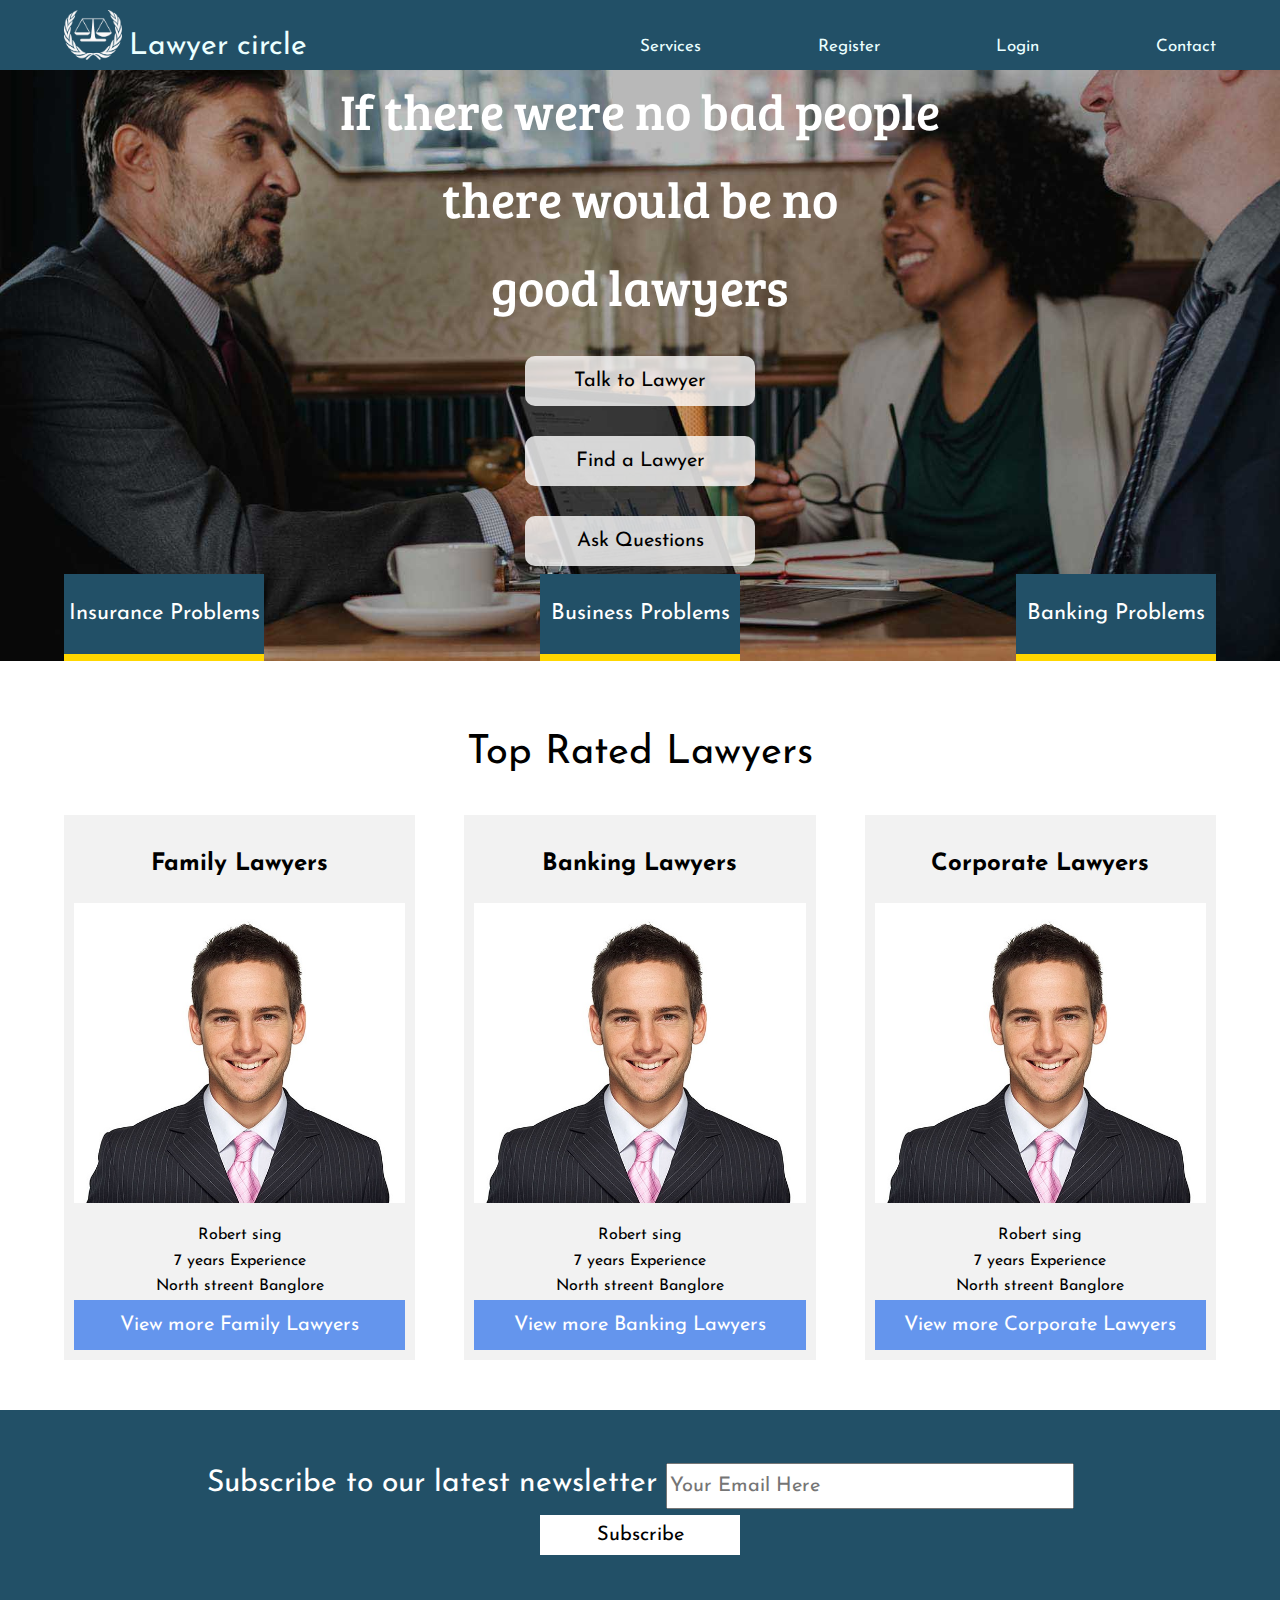
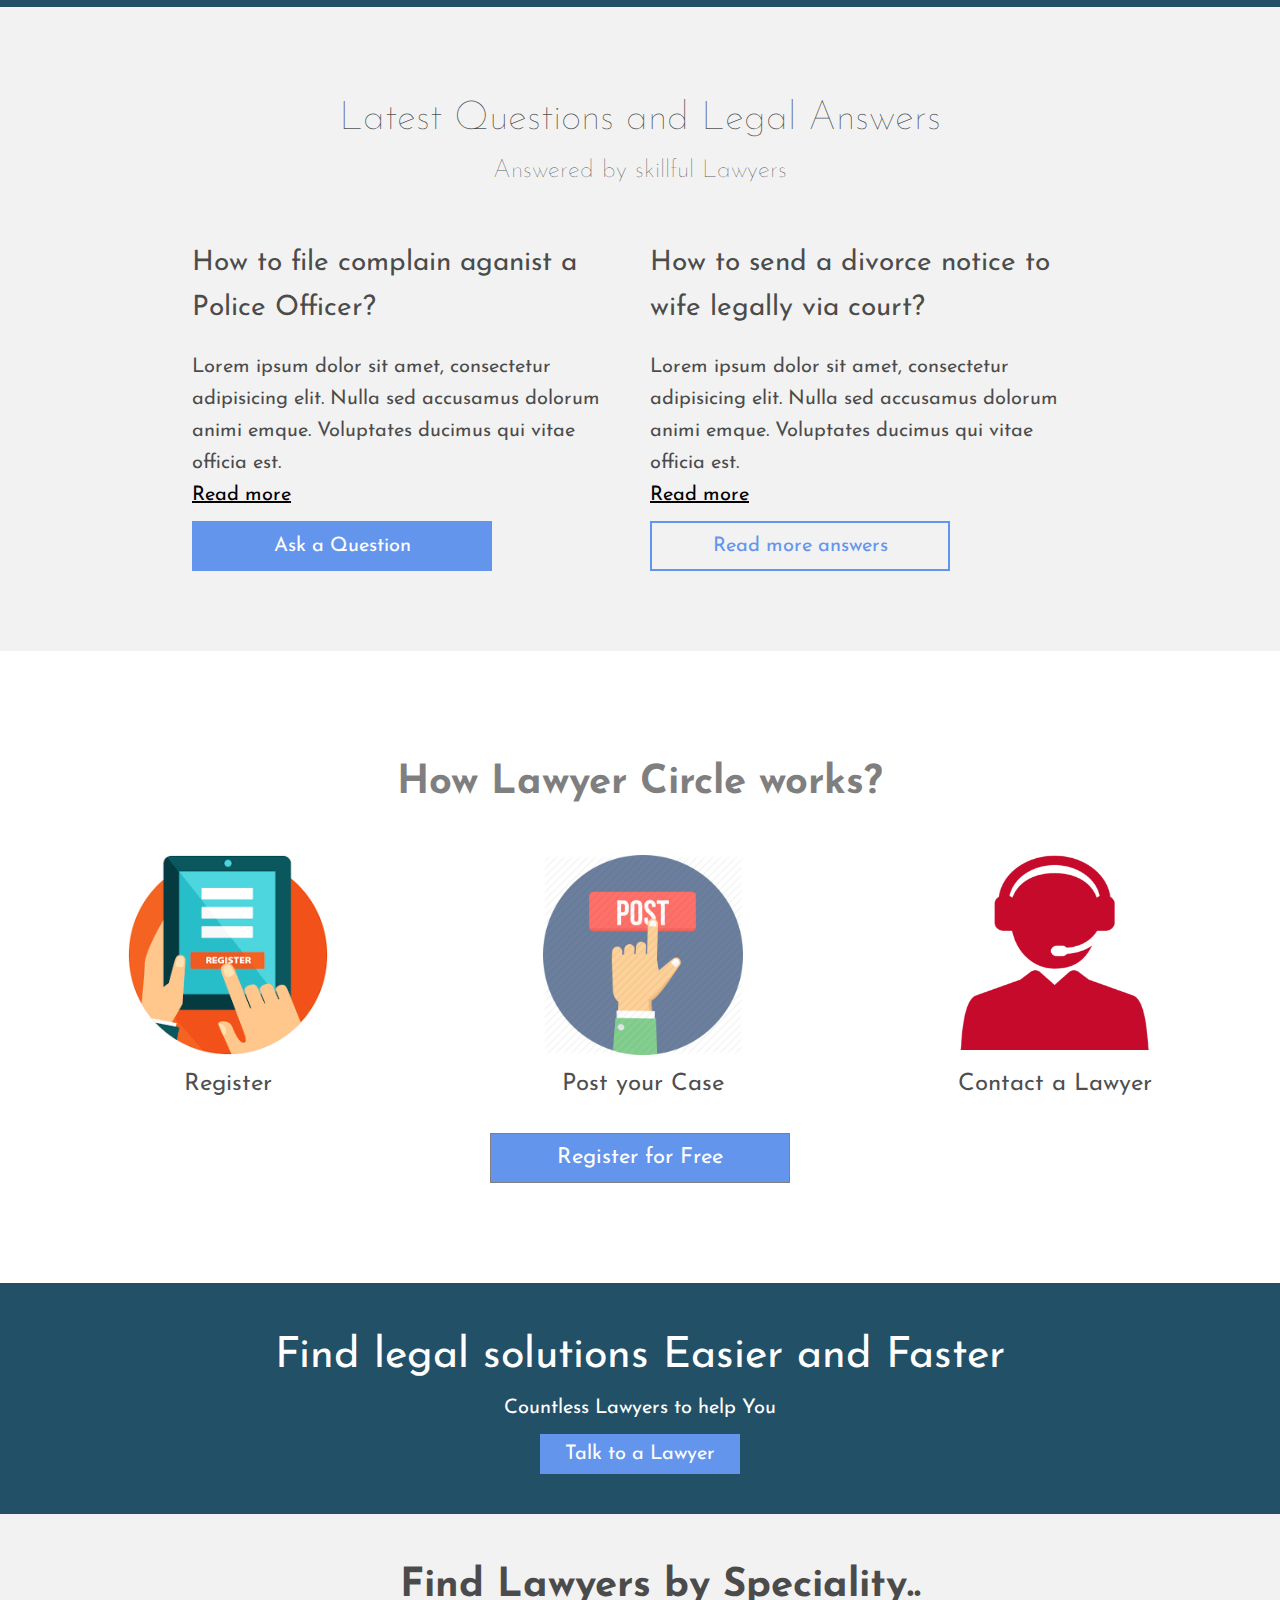
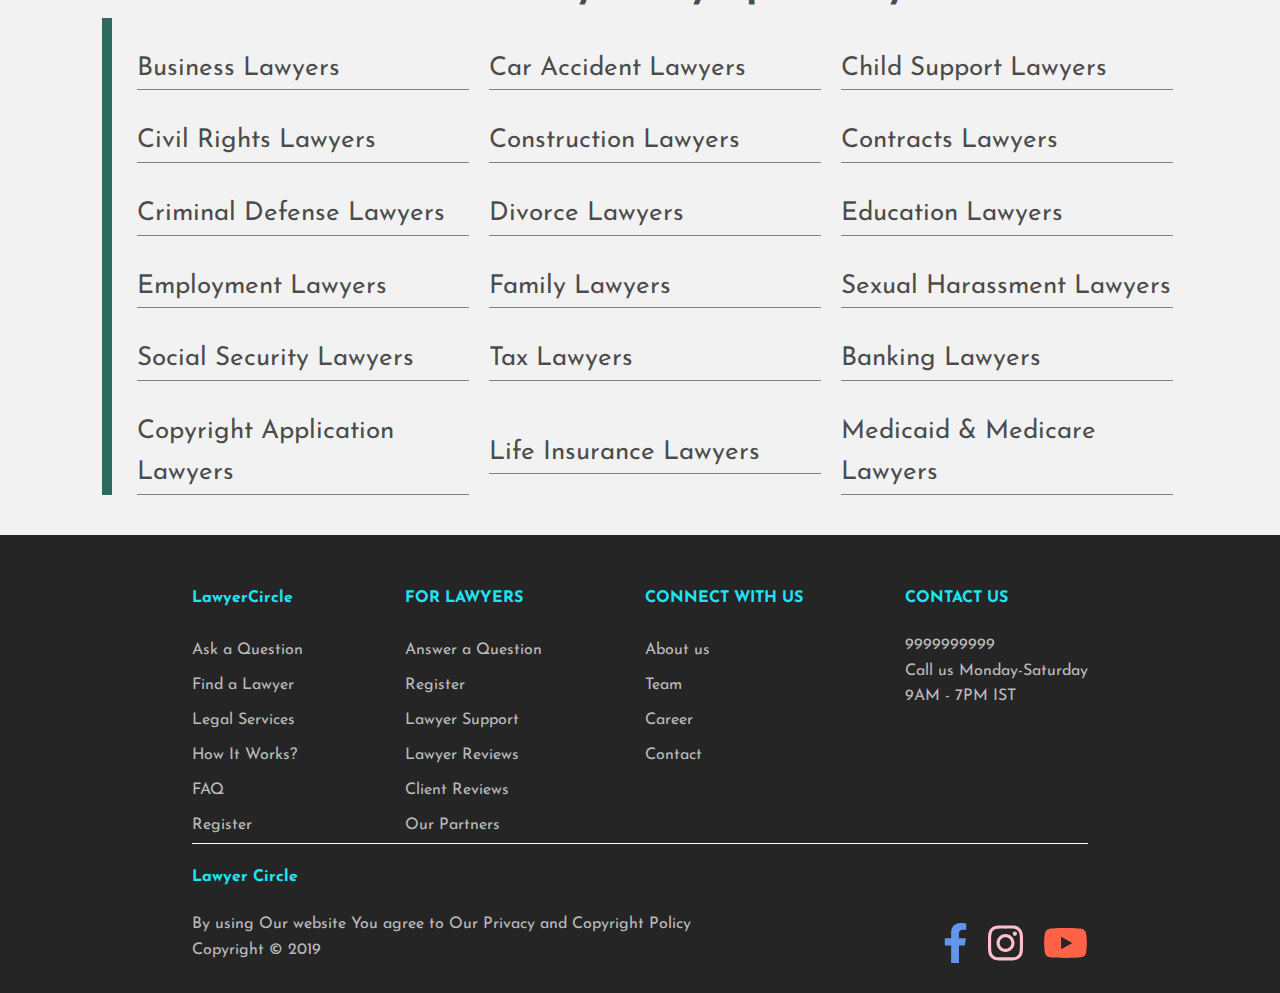
<file: index.html>
<!DOCTYPE html>
<html lang="en">

<head>
    <meta charset="UTF-8">
    <title>Lawer circle</title>
    <link rel="stylesheet" type="text/css" href="css/main.css">

</head>

<body>
   
    <header>
        <div class="container">
            <section class="web_title">
                <img src="img/logo.png" alt="">
                <a>Lawyer circle</a>
            </section>
            <section class="top_nav">
                <a href="contents/services.html">Services</a>
                <a href="contents/signup.html">Register</a>
                <a href="contents/login.html">Login</a>
                <a href="contents/contact.html">Contact</a>
            </section>
        </div>
    </header>

    <section class="showcase">
        <div class="top">
            <div>
                <span>
                    If there were no bad people<br>
                    there would be no<br>
                    good lawyers
                </span>
            </div>
            <div>
                <button>Talk to Lawyer</button>
            </div>
            <div>
               <a href="contents/findlawyers.html"> <button>Find a Lawyer</button></a>
            </div>
            <div>
               <a href="contents/askquestions.html"> <button>Ask Questions</button></a>
            </div>
        </div>

        <div class="showcontainer">
            <div>
                <span>Insurance Problems</span>
            </div>
            <div>
                <span>Business Problems</span>
            </div>
            <div>
                <span>Banking Problems</span>
            </div>
        </div>
    </section>
   

    <section class="toprated_lawyers">
        <div class="container">
            <div class="topratedtitlemain">
                <span>Top Rated Lawyers</span>
            </div>

            <div class="content">
                <div class="family">
                    <div class="family_title topratedtitle">
                        <h2>Family Lawyers</h2>
                    </div>
                    <div class="details">
                        <img src="img/lawyer.jpg" alt="">
                        <div class="detailinner">
                            <span class="name">Robert sing</span>
                            <span class="experience">7 years Experience</span>
                            <span class="address">North streent Banglore</span>
                        </div>
                        <div class="button">
                            <button>View more Family Lawyers</button>
                        </div>
                    </div>

                </div>
                <div class="banking">
                    <div class="family_title topratedtitle">
                        <h2>Banking Lawyers</h2>
                    </div>
                    <div class="details">
                        <img src="img/lawyer.jpg" alt="">
                        <div class="detailinner">
                            <span class="name">Robert sing</span>
                            <span class="experience">7 years Experience</span>
                            <span class="address">North streent Banglore</span>
                        </div>
                        <div class="button">
                            <button>View more Banking Lawyers</button>
                        </div>
                    </div>

                </div>
                <div class="corporate">
                    <div class="family_title topratedtitle ">
                        <h2>Corporate Lawyers</h2>
                    </div>
                    <div class="details">
                        <img src="img/lawyer.jpg" alt="">
                        <div class="detailinner">
                            <span class="name">Robert sing</span>
                            <span class="experience">7 years Experience</span>
                            <span class="address">North streent Banglore</span>
                        </div>
                        <div class="button">
                            <button>View more Corporate Lawyers</button>
                        </div>

                    </div>

                </div>
            </div>
        </div>
    </section>

    <section class="newsletter">
        <div class="container">
            <span>Subscribe to our latest newsletter</span>
            <input type="email" name="" placeholder="Your Email Here">
            <button>Subscribe</button>
        </div>
    </section>

    <section class="latest_answers">
        <div class="container">
            <div class="latestanswerstitlemain">
                <span>Latest Questions and Legal Answers</span>
                <span>Answered by skillful Lawyers</span>
            </div>
            <div class="content">
                <div>
                    <div class="question">
                        How to file complain aganist a Police Officer?
                    </div>
                    <div class="answer">
                        Lorem ipsum dolor sit amet, consectetur adipisicing elit. Nulla sed accusamus dolorum animi emque. Voluptates ducimus qui vitae officia est. <br>
                        <a href="">Read more</a><br>
                        <button>Ask a Question</button>
                    </div>
                </div>
                <div>
                    <div class="question">
                        How to send a divorce notice to wife legally via court?
                    </div>
                    <div class="answer">
                        Lorem ipsum dolor sit amet, consectetur adipisicing elit. Nulla sed accusamus dolorum animi emque. Voluptates ducimus qui vitae officia est. <br>
                        <a href="">Read more</a><br>
                        <button id="btn2">Read more answers</button>
                    </div>
                </div>
            </div>
        </div>
    </section>

    <section class="howitworks">
        <span>How Lawyer Circle works?</span>
        <div class="container">
            <div class="div">
                <img src="img/register.png" alt="">
                <span>Register</span>
            </div>
            <div class="div">
                <img src="img/post.png" alt="">
                <span>Post your Case</span>
            </div>
            <div class="div">
                <img src="img/contact.png" alt="">
                <span>Contact a Lawyer</span>
            </div>
        </div>
        <a href="contents/signup.html"><button>Register for Free</button></a>
    </section>

    <section class="banner">
        <div class="container">
            <span>Find legal solutions Easier and Faster</span>
            <span class="two">Countless Lawyers to help You</span>
            <button>Talk to a Lawyer</button>
        </div>
    </section>

    <section class="findlawyers">
        <div class="container">
            <div class="findlawyers_Title">
                <span>Find Lawyers by Speciality..</span>
            </div>
            <div class="options">
                <span>
                    Business Lawyers
                </span>
                <span>
                    Car Accident Lawyers
                </span>
                <span>
                    Child Support Lawyers
                </span>
                <span>
                    Civil Rights Lawyers
                </span>
                <span>
                    Construction Lawyers
                </span>
                <span>
                    Contracts Lawyers
                </span>
                <span>
                    Criminal Defense Lawyers
                </span>
                <span>
                    Divorce Lawyers
                </span>
                <span>
                    Education Lawyers
                </span>
                <span>
                    Employment Lawyers
                </span>
                <span>
                    Family Lawyers
                </span>
                <span>
                    Sexual Harassment Lawyers
                </span>
                <span>
                    Social Security Lawyers
                </span>
                <span>
                    Tax Lawyers
                </span>
                <span>
                    Banking Lawyers
                </span>
                <span>
                    Copyright Application Lawyers
                </span>
                <span>
                    Life Insurance Lawyers
                </span>
                <span>
                    Medicaid & Medicare Lawyers
                </span>
            </div>
        </div>
    </section>

    <footer>
        <div class="container">
            <div class="footer_content">
                <div>
                    <h4>LawyerCircle</h4>
                    <a>Ask a Question</a>
                    <a>Find a Lawyer</a>
                    <a>Legal Services</a>
                    <a>How It Works?</a>
                    <a>FAQ</a>
                    <a>Register</a>
                </div>
                <div>
                    <h4>FOR LAWYERS</h4>
                    <a>Answer a Question</a>
                    <a>Register</a>
                    <a>Lawyer Support</a>
                    <a>Lawyer Reviews</a>
                    <a>Client Reviews</a>
                    <a>Our Partners</a>
                </div>
                <div>
                    <h4>CONNECT WITH US</h4>
                    <a>About us</a>
                    <a>Team</a>
                    <a>Career</a>
                    <a>Contact</a>
                </div>
                <div>
                    <h4>CONTACT US</h4>
                    <span>9999999999</span>
                    <span>Call us Monday-Saturday</span>
                    <span>9AM - 7PM IST</span>
                </div>
            </div>
            <div class="copyright">
                <div>
                    <h4>Lawyer Circle</h4>
                    <p>
                        By using Our website You agree to Our Privacy and Copyright Policy
                        <br>
                        Copyright &copy; 2019
                    </p>
                </div>
                <div class="social">
                    <div>
                        <svg xmlns="http://www.w3.org/2000/svg" viewBox="0 0 320 512">
                            <path d="M279.14 288l14.22-92.66h-88.91v-60.13c0-25.35 12.42-50.06 52.24-50.06h40.42V6.26S260.43 0 225.36 0c-73.22 0-121.08 44.38-121.08 124.72v70.62H22.89V288h81.39v224h100.17V288z" /></svg>

                    </div>
                    <div>
                        <svg xmlns="http://www.w3.org/2000/svg" viewBox="0 0 448 512">
                            <path d="M224.1 141c-63.6 0-114.9 51.3-114.9 114.9s51.3 114.9 114.9 114.9S339 319.5 339 255.9 287.7 141 224.1 141zm0 189.6c-41.1 0-74.7-33.5-74.7-74.7s33.5-74.7 74.7-74.7 74.7 33.5 74.7 74.7-33.6 74.7-74.7 74.7zm146.4-194.3c0 14.9-12 26.8-26.8 26.8-14.9 0-26.8-12-26.8-26.8s12-26.8 26.8-26.8 26.8 12 26.8 26.8zm76.1 27.2c-1.7-35.9-9.9-67.7-36.2-93.9-26.2-26.2-58-34.4-93.9-36.2-37-2.1-147.9-2.1-184.9 0-35.8 1.7-67.6 9.9-93.9 36.1s-34.4 58-36.2 93.9c-2.1 37-2.1 147.9 0 184.9 1.7 35.9 9.9 67.7 36.2 93.9s58 34.4 93.9 36.2c37 2.1 147.9 2.1 184.9 0 35.9-1.7 67.7-9.9 93.9-36.2 26.2-26.2 34.4-58 36.2-93.9 2.1-37 2.1-147.8 0-184.8zM398.8 388c-7.8 19.6-22.9 34.7-42.6 42.6-29.5 11.7-99.5 9-132.1 9s-102.7 2.6-132.1-9c-19.6-7.8-34.7-22.9-42.6-42.6-11.7-29.5-9-99.5-9-132.1s-2.6-102.7 9-132.1c7.8-19.6 22.9-34.7 42.6-42.6 29.5-11.7 99.5-9 132.1-9s102.7-2.6 132.1 9c19.6 7.8 34.7 22.9 42.6 42.6 11.7 29.5 9 99.5 9 132.1s2.7 102.7-9 132.1z" /></svg>

                    </div>
                    <div>
                        <svg xmlns="http://www.w3.org/2000/svg" viewBox="0 0 576 512">
                            <path d="M549.655 124.083c-6.281-23.65-24.787-42.276-48.284-48.597C458.781 64 288 64 288 64S117.22 64 74.629 75.486c-23.497 6.322-42.003 24.947-48.284 48.597-11.412 42.867-11.412 132.305-11.412 132.305s0 89.438 11.412 132.305c6.281 23.65 24.787 41.5 48.284 47.821C117.22 448 288 448 288 448s170.78 0 213.371-11.486c23.497-6.321 42.003-24.171 48.284-47.821 11.412-42.867 11.412-132.305 11.412-132.305s0-89.438-11.412-132.305zm-317.51 213.508V175.185l142.739 81.205-142.739 81.201z" /></svg>

                    </div>
                </div>
            </div>
        </div>
    </footer>

</body>

</html>
</file>
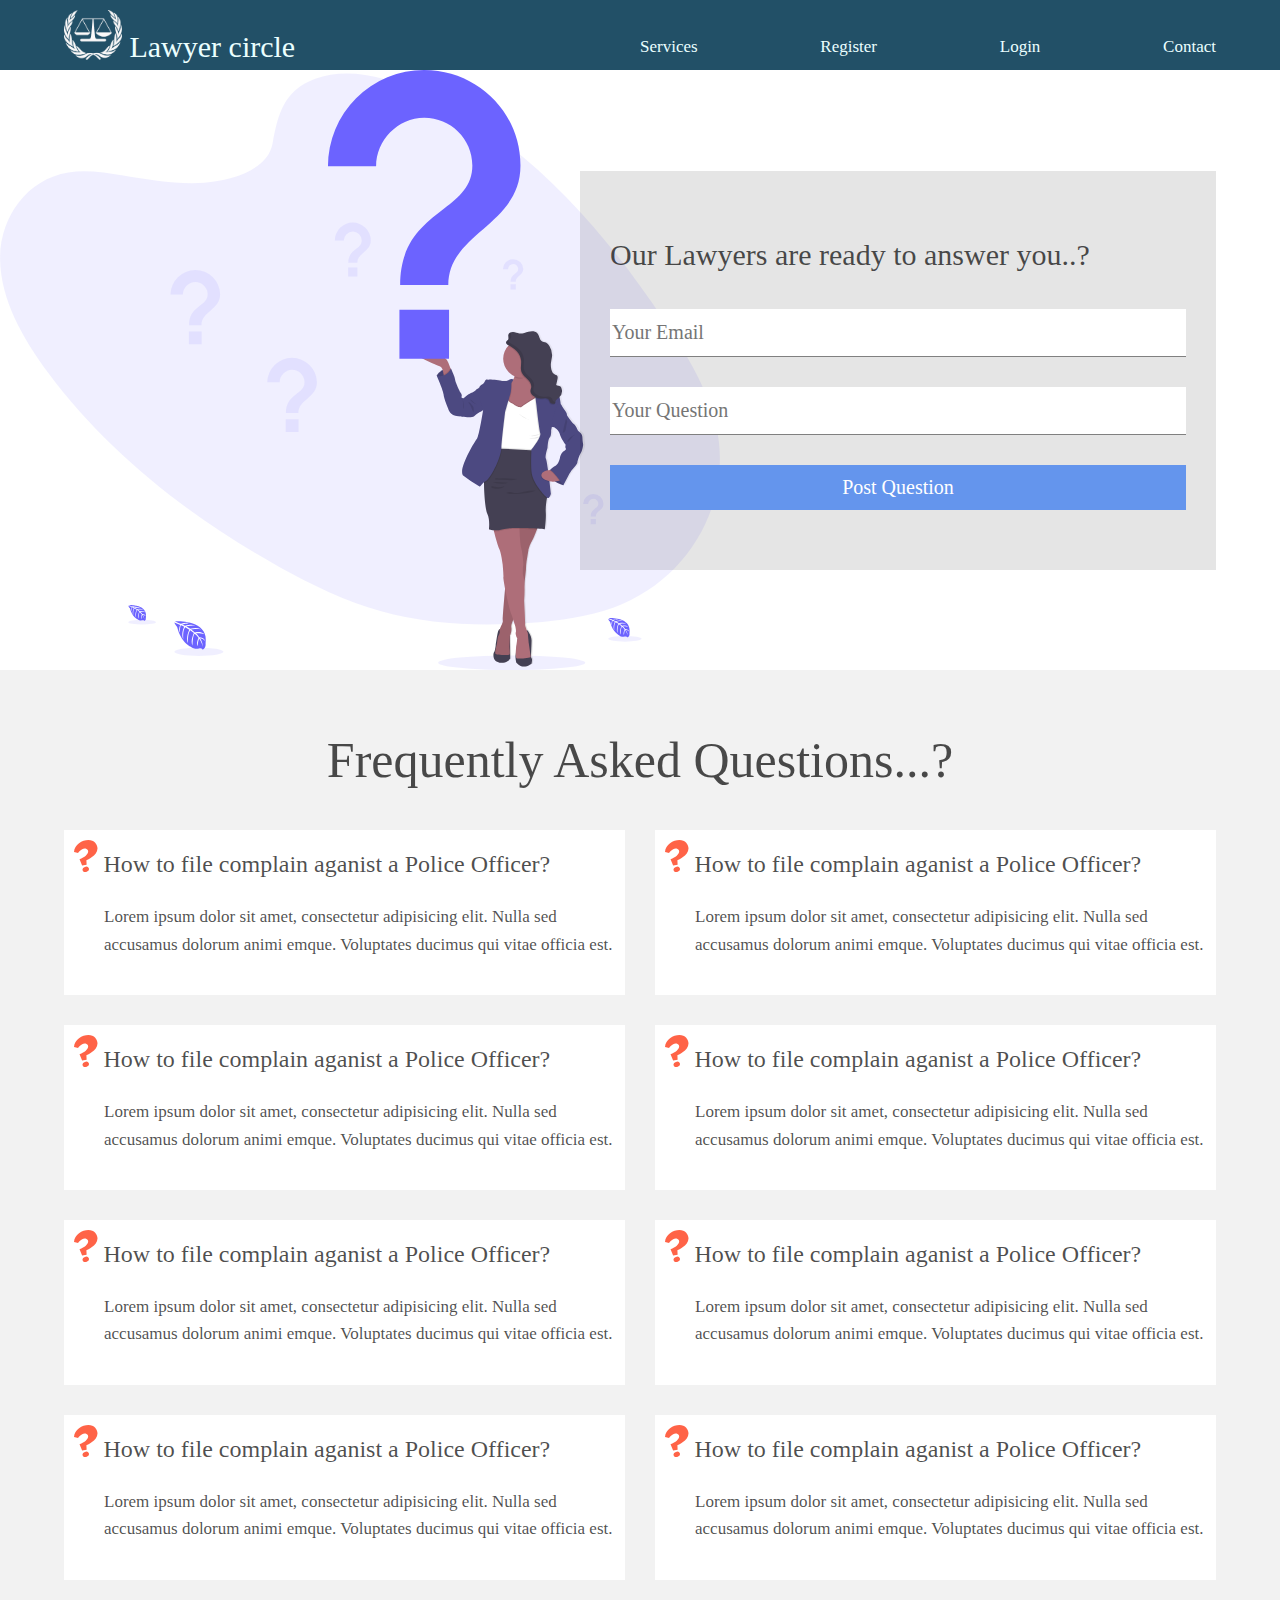
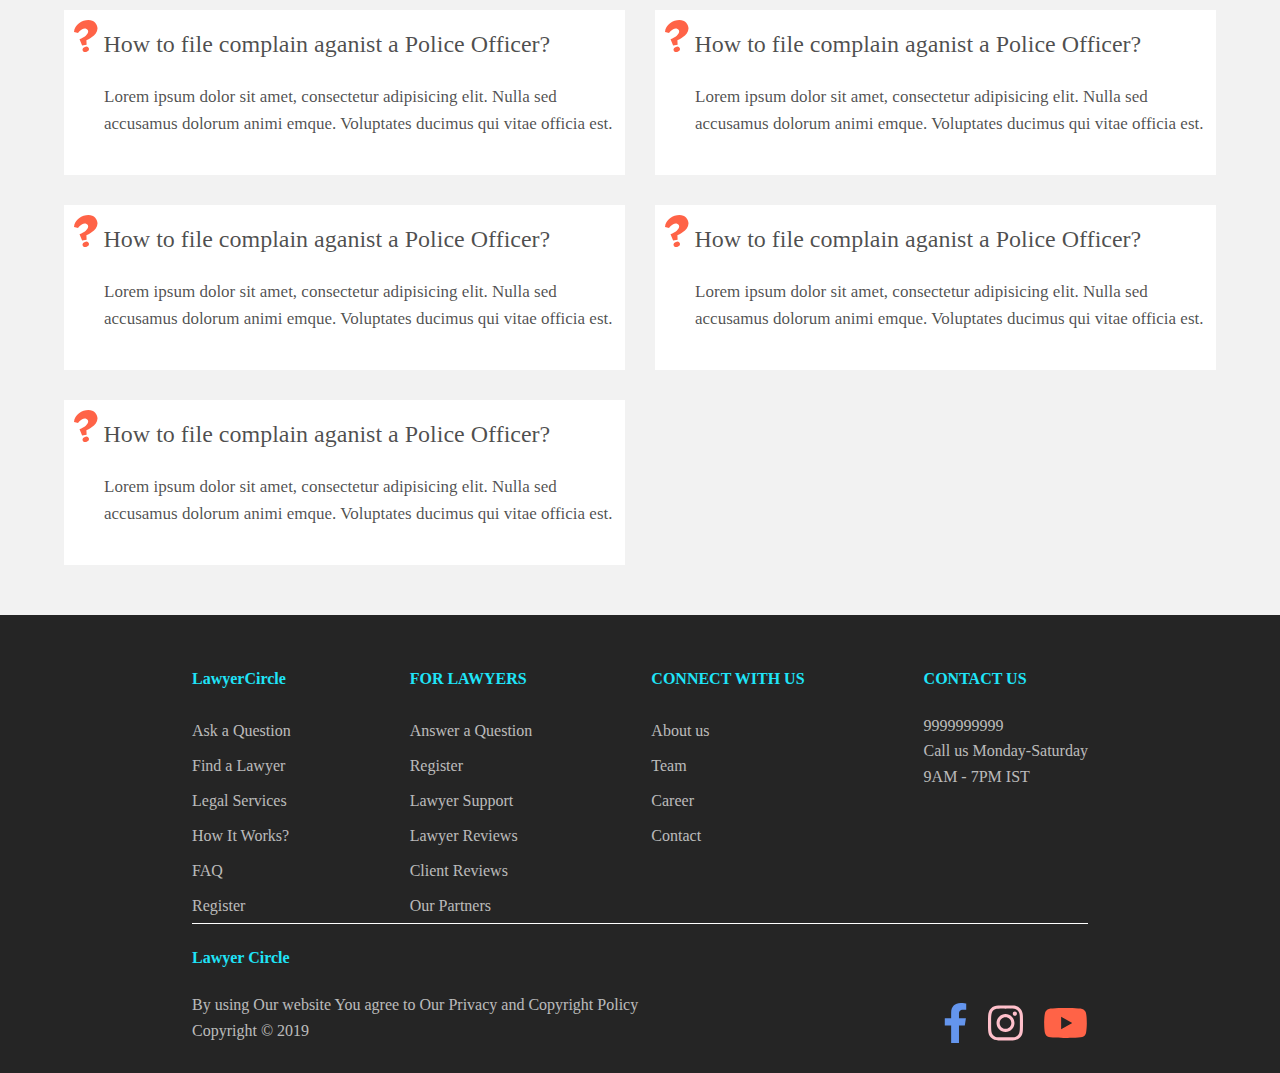
<file: contents/askquestions.html>
<!DOCTYPE html>
<html lang="en">

<head>
    <meta charset="UTF-8">
    <title>Lawer circle</title>
    <link rel="stylesheet" type="text/css" href="../css/askquestions.css">

</head>

<body>

    <header>
        <div class="container">
            <section class="web_title">
                <img src="../img/logo.png" alt="">
                <a href="../index.html">Lawyer circle</a>
            </section>
            <section class="top_nav">
                <a href="contents/services.html">Services</a>
                <a href="contents/signup.html">Register</a>
                <a href="contents/login.html">Login</a>
                <a href="contents/contact.html">Contact</a>
            </section>
        </div>
    </header>

    <section class="askquestions">
        <div class="container">
            <form action="" method="post">
                <span>Our Lawyers are ready to answer you..?</span>
                <input type="text" placeholder="Your Email">
                <input type="text" placeholder="Your Question">
                <button type="submit">Post Question</button>
            </form>
        </div>
    </section>

    <section class="faq">
        <div class="container">
           <p>Frequently Asked Questions...?</p>
            <div class="faq_content">
                <div>
                    <div class="question">

                        <svg xmlns:xlink="http://www.w3.org/1999/xlink" x="0px" y="0px" width="23.502px" height="32px" viewBox="0 0 23.502 32" enable-background="new 0 0 23.502 32" xml:space="preserve">
                            <path d="M21.199,2.822C16.125-3.604,0.677,1.582,0,11.956l4.06,1.128c0,0,4.397-6.314,8.457-4.06
	c4.061,2.255,0.228,7.781-6.991,10.148l2.594,6.314l4.51-0.789L12.403,20.3C12.403,20.3,29.575,13.433,21.199,2.822z" />
                            <ellipse transform="matrix(0.3361 0.9418 -0.9418 0.3361 35.4183 8.4013)" cx="11.75" cy="29.322" rx="2.594" ry="3.269" />
                        </svg>
                        How to file complain aganist a Police Officer?
                    </div>
                    <div class="answer">
                        Lorem ipsum dolor sit amet, consectetur adipisicing elit. Nulla sed accusamus dolorum animi emque. Voluptates ducimus qui vitae officia est. <br>
                        <a href="">Read more</a><br>

                    </div>
                </div>
                <div>
                    <div class="question">

                        <svg xmlns:xlink="http://www.w3.org/1999/xlink" x="0px" y="0px" width="23.502px" height="32px" viewBox="0 0 23.502 32" enable-background="new 0 0 23.502 32" xml:space="preserve">
                            <path d="M21.199,2.822C16.125-3.604,0.677,1.582,0,11.956l4.06,1.128c0,0,4.397-6.314,8.457-4.06
	c4.061,2.255,0.228,7.781-6.991,10.148l2.594,6.314l4.51-0.789L12.403,20.3C12.403,20.3,29.575,13.433,21.199,2.822z" />
                            <ellipse transform="matrix(0.3361 0.9418 -0.9418 0.3361 35.4183 8.4013)" cx="11.75" cy="29.322" rx="2.594" ry="3.269" />
                        </svg>
                        How to file complain aganist a Police Officer?
                    </div>
                    <div class="answer">
                        Lorem ipsum dolor sit amet, consectetur adipisicing elit. Nulla sed accusamus dolorum animi emque. Voluptates ducimus qui vitae officia est. <br>
                        <a href="">Read more</a><br>

                    </div>
                </div>
                <div>
                    <div class="question">

                        <svg xmlns:xlink="http://www.w3.org/1999/xlink" x="0px" y="0px" width="23.502px" height="32px" viewBox="0 0 23.502 32" enable-background="new 0 0 23.502 32" xml:space="preserve">
                            <path d="M21.199,2.822C16.125-3.604,0.677,1.582,0,11.956l4.06,1.128c0,0,4.397-6.314,8.457-4.06
	c4.061,2.255,0.228,7.781-6.991,10.148l2.594,6.314l4.51-0.789L12.403,20.3C12.403,20.3,29.575,13.433,21.199,2.822z" />
                            <ellipse transform="matrix(0.3361 0.9418 -0.9418 0.3361 35.4183 8.4013)" cx="11.75" cy="29.322" rx="2.594" ry="3.269" />
                        </svg>
                        How to file complain aganist a Police Officer?
                    </div>
                    <div class="answer">
                        Lorem ipsum dolor sit amet, consectetur adipisicing elit. Nulla sed accusamus dolorum animi emque. Voluptates ducimus qui vitae officia est. <br>
                        <a href="">Read more</a><br>

                    </div>
                </div>
                <div>
                    <div class="question">

                        <svg xmlns:xlink="http://www.w3.org/1999/xlink" x="0px" y="0px" width="23.502px" height="32px" viewBox="0 0 23.502 32" enable-background="new 0 0 23.502 32" xml:space="preserve">
                            <path d="M21.199,2.822C16.125-3.604,0.677,1.582,0,11.956l4.06,1.128c0,0,4.397-6.314,8.457-4.06
	c4.061,2.255,0.228,7.781-6.991,10.148l2.594,6.314l4.51-0.789L12.403,20.3C12.403,20.3,29.575,13.433,21.199,2.822z" />
                            <ellipse transform="matrix(0.3361 0.9418 -0.9418 0.3361 35.4183 8.4013)" cx="11.75" cy="29.322" rx="2.594" ry="3.269" />
                        </svg>
                        How to file complain aganist a Police Officer?
                    </div>
                    <div class="answer">
                        Lorem ipsum dolor sit amet, consectetur adipisicing elit. Nulla sed accusamus dolorum animi emque. Voluptates ducimus qui vitae officia est. <br>
                        <a href="">Read more</a><br>
                    </div>
                </div>
                <div>
                    <div class="question">

                        <svg xmlns:xlink="http://www.w3.org/1999/xlink" x="0px" y="0px" width="23.502px" height="32px" viewBox="0 0 23.502 32" enable-background="new 0 0 23.502 32" xml:space="preserve">
                            <path d="M21.199,2.822C16.125-3.604,0.677,1.582,0,11.956l4.06,1.128c0,0,4.397-6.314,8.457-4.06
	c4.061,2.255,0.228,7.781-6.991,10.148l2.594,6.314l4.51-0.789L12.403,20.3C12.403,20.3,29.575,13.433,21.199,2.822z" />
                            <ellipse transform="matrix(0.3361 0.9418 -0.9418 0.3361 35.4183 8.4013)" cx="11.75" cy="29.322" rx="2.594" ry="3.269" />
                        </svg>
                        How to file complain aganist a Police Officer?
                    </div>
                    <div class="answer">
                        Lorem ipsum dolor sit amet, consectetur adipisicing elit. Nulla sed accusamus dolorum animi emque. Voluptates ducimus qui vitae officia est. <br>
                        <a href="">Read more</a><br>
                    </div>
                </div>
                <div>
                    <div class="question">

                        <svg xmlns:xlink="http://www.w3.org/1999/xlink" x="0px" y="0px" width="23.502px" height="32px" viewBox="0 0 23.502 32" enable-background="new 0 0 23.502 32" xml:space="preserve">
                            <path d="M21.199,2.822C16.125-3.604,0.677,1.582,0,11.956l4.06,1.128c0,0,4.397-6.314,8.457-4.06
	c4.061,2.255,0.228,7.781-6.991,10.148l2.594,6.314l4.51-0.789L12.403,20.3C12.403,20.3,29.575,13.433,21.199,2.822z" />
                            <ellipse transform="matrix(0.3361 0.9418 -0.9418 0.3361 35.4183 8.4013)" cx="11.75" cy="29.322" rx="2.594" ry="3.269" />
                        </svg>
                        How to file complain aganist a Police Officer?
                    </div>
                    <div class="answer">
                        Lorem ipsum dolor sit amet, consectetur adipisicing elit. Nulla sed accusamus dolorum animi emque. Voluptates ducimus qui vitae officia est. <br>
                        <a href="">Read more</a><br>
                    </div>
                </div>
                <div>
                    <div class="question">

                        <svg xmlns:xlink="http://www.w3.org/1999/xlink" x="0px" y="0px" width="23.502px" height="32px" viewBox="0 0 23.502 32" enable-background="new 0 0 23.502 32" xml:space="preserve">
                            <path d="M21.199,2.822C16.125-3.604,0.677,1.582,0,11.956l4.06,1.128c0,0,4.397-6.314,8.457-4.06
	c4.061,2.255,0.228,7.781-6.991,10.148l2.594,6.314l4.51-0.789L12.403,20.3C12.403,20.3,29.575,13.433,21.199,2.822z" />
                            <ellipse transform="matrix(0.3361 0.9418 -0.9418 0.3361 35.4183 8.4013)" cx="11.75" cy="29.322" rx="2.594" ry="3.269" />
                        </svg>

                        How to file complain aganist a Police Officer?
                    </div>
                    <div class="answer">
                        Lorem ipsum dolor sit amet, consectetur adipisicing elit. Nulla sed accusamus dolorum animi emque. Voluptates ducimus qui vitae officia est. <br>
                        <a href="">Read more</a><br>
                    </div>
                </div>
                <div>
                    <div class="question">

                        <svg xmlns:xlink="http://www.w3.org/1999/xlink" x="0px" y="0px" width="23.502px" height="32px" viewBox="0 0 23.502 32" enable-background="new 0 0 23.502 32" xml:space="preserve">
                            <path d="M21.199,2.822C16.125-3.604,0.677,1.582,0,11.956l4.06,1.128c0,0,4.397-6.314,8.457-4.06
	c4.061,2.255,0.228,7.781-6.991,10.148l2.594,6.314l4.51-0.789L12.403,20.3C12.403,20.3,29.575,13.433,21.199,2.822z" />
                            <ellipse transform="matrix(0.3361 0.9418 -0.9418 0.3361 35.4183 8.4013)" cx="11.75" cy="29.322" rx="2.594" ry="3.269" />
                        </svg>
                        How to file complain aganist a Police Officer?
                    </div>
                    <div class="answer">
                        Lorem ipsum dolor sit amet, consectetur adipisicing elit. Nulla sed accusamus dolorum animi emque. Voluptates ducimus qui vitae officia est. <br>
                        <a href="">Read more</a><br>
                    </div>
                </div>
                <div>
                    <div class="question">

                        <svg xmlns:xlink="http://www.w3.org/1999/xlink" x="0px" y="0px" width="23.502px" height="32px" viewBox="0 0 23.502 32" enable-background="new 0 0 23.502 32" xml:space="preserve">
                            <path d="M21.199,2.822C16.125-3.604,0.677,1.582,0,11.956l4.06,1.128c0,0,4.397-6.314,8.457-4.06
	c4.061,2.255,0.228,7.781-6.991,10.148l2.594,6.314l4.51-0.789L12.403,20.3C12.403,20.3,29.575,13.433,21.199,2.822z" />
                            <ellipse transform="matrix(0.3361 0.9418 -0.9418 0.3361 35.4183 8.4013)" cx="11.75" cy="29.322" rx="2.594" ry="3.269" />
                        </svg>
                        How to file complain aganist a Police Officer?
                    </div>
                    <div class="answer">
                        Lorem ipsum dolor sit amet, consectetur adipisicing elit. Nulla sed accusamus dolorum animi emque. Voluptates ducimus qui vitae officia est. <br>
                        <a href="">Read more</a><br>
                    </div>
                </div>
                <div>
                    <div class="question">

                        <svg xmlns:xlink="http://www.w3.org/1999/xlink" x="0px" y="0px" width="23.502px" height="32px" viewBox="0 0 23.502 32" enable-background="new 0 0 23.502 32" xml:space="preserve">
                            <path d="M21.199,2.822C16.125-3.604,0.677,1.582,0,11.956l4.06,1.128c0,0,4.397-6.314,8.457-4.06
	c4.061,2.255,0.228,7.781-6.991,10.148l2.594,6.314l4.51-0.789L12.403,20.3C12.403,20.3,29.575,13.433,21.199,2.822z" />
                            <ellipse transform="matrix(0.3361 0.9418 -0.9418 0.3361 35.4183 8.4013)" cx="11.75" cy="29.322" rx="2.594" ry="3.269" />
                        </svg>
                        How to file complain aganist a Police Officer?
                    </div>
                    <div class="answer">
                        Lorem ipsum dolor sit amet, consectetur adipisicing elit. Nulla sed accusamus dolorum animi emque. Voluptates ducimus qui vitae officia est. <br>
                        <a href="">Read more</a><br>
                    </div>
                </div>
                <div>
                    <div class="question">

                        <svg xmlns:xlink="http://www.w3.org/1999/xlink" x="0px" y="0px" width="23.502px" height="32px" viewBox="0 0 23.502 32" enable-background="new 0 0 23.502 32" xml:space="preserve">
                            <path d="M21.199,2.822C16.125-3.604,0.677,1.582,0,11.956l4.06,1.128c0,0,4.397-6.314,8.457-4.06
	c4.061,2.255,0.228,7.781-6.991,10.148l2.594,6.314l4.51-0.789L12.403,20.3C12.403,20.3,29.575,13.433,21.199,2.822z" />
                            <ellipse transform="matrix(0.3361 0.9418 -0.9418 0.3361 35.4183 8.4013)" cx="11.75" cy="29.322" rx="2.594" ry="3.269" />
                        </svg>
                        How to file complain aganist a Police Officer?
                    </div>
                    <div class="answer">
                        Lorem ipsum dolor sit amet, consectetur adipisicing elit. Nulla sed accusamus dolorum animi emque. Voluptates ducimus qui vitae officia est. <br>
                        <a href="">Read more</a><br>
                    </div>
                </div>
                <div>
                    <div class="question">

                        <svg xmlns:xlink="http://www.w3.org/1999/xlink" x="0px" y="0px" width="23.502px" height="32px" viewBox="0 0 23.502 32" enable-background="new 0 0 23.502 32" xml:space="preserve">
                            <path d="M21.199,2.822C16.125-3.604,0.677,1.582,0,11.956l4.06,1.128c0,0,4.397-6.314,8.457-4.06
	c4.061,2.255,0.228,7.781-6.991,10.148l2.594,6.314l4.51-0.789L12.403,20.3C12.403,20.3,29.575,13.433,21.199,2.822z" />
                            <ellipse transform="matrix(0.3361 0.9418 -0.9418 0.3361 35.4183 8.4013)" cx="11.75" cy="29.322" rx="2.594" ry="3.269" />
                        </svg>
                        How to file complain aganist a Police Officer?
                    </div>
                    <div class="answer">
                        Lorem ipsum dolor sit amet, consectetur adipisicing elit. Nulla sed accusamus dolorum animi emque. Voluptates ducimus qui vitae officia est. <br>
                        <a href="">Read more</a><br>
                    </div>
                </div>
                <div>
                    <div class="question">

                        <svg xmlns:xlink="http://www.w3.org/1999/xlink" x="0px" y="0px" width="23.502px" height="32px" viewBox="0 0 23.502 32" enable-background="new 0 0 23.502 32" xml:space="preserve">
                            <path d="M21.199,2.822C16.125-3.604,0.677,1.582,0,11.956l4.06,1.128c0,0,4.397-6.314,8.457-4.06
	c4.061,2.255,0.228,7.781-6.991,10.148l2.594,6.314l4.51-0.789L12.403,20.3C12.403,20.3,29.575,13.433,21.199,2.822z" />
                            <ellipse transform="matrix(0.3361 0.9418 -0.9418 0.3361 35.4183 8.4013)" cx="11.75" cy="29.322" rx="2.594" ry="3.269" />
                        </svg>
                        How to file complain aganist a Police Officer?
                    </div>
                    <div class="answer">
                        Lorem ipsum dolor sit amet, consectetur adipisicing elit. Nulla sed accusamus dolorum animi emque. Voluptates ducimus qui vitae officia est. <br>
                        <a href="">Read more</a><br>
                    </div>
                </div>
            </div>
        </div>
    </section>
    <footer>
        <div class="container">
            <div class="footer_content">
                <div>
                    <h4>LawyerCircle</h4>
                    <a>Ask a Question</a>
                    <a>Find a Lawyer</a>
                    <a>Legal Services</a>
                    <a>How It Works?</a>
                    <a>FAQ</a>
                    <a>Register</a>
                </div>
                <div>
                    <h4>FOR LAWYERS</h4>
                    <a>Answer a Question</a>
                    <a>Register</a>
                    <a>Lawyer Support</a>
                    <a>Lawyer Reviews</a>
                    <a>Client Reviews</a>
                    <a>Our Partners</a>
                </div>
                <div>
                    <h4>CONNECT WITH US</h4>
                    <a>About us</a>
                    <a>Team</a>
                    <a>Career</a>
                    <a>Contact</a>
                </div>
                <div>
                    <h4>CONTACT US</h4>
                    <span>9999999999</span>
                    <span>Call us Monday-Saturday</span>
                    <span>9AM - 7PM IST</span>
                </div>
            </div>
            <div class="copyright">
                <div>
                    <h4>Lawyer Circle</h4>
                    <p>
                        By using Our website You agree to Our Privacy and Copyright Policy
                        <br>
                        Copyright &copy; 2019
                    </p>
                </div>
                <div class="social">
                    <div>
                        <svg xmlns="http://www.w3.org/2000/svg" viewBox="0 0 320 512">
                            <path d="M279.14 288l14.22-92.66h-88.91v-60.13c0-25.35 12.42-50.06 52.24-50.06h40.42V6.26S260.43 0 225.36 0c-73.22 0-121.08 44.38-121.08 124.72v70.62H22.89V288h81.39v224h100.17V288z" /></svg>

                    </div>
                    <div>
                        <svg xmlns="http://www.w3.org/2000/svg" viewBox="0 0 448 512">
                            <path d="M224.1 141c-63.6 0-114.9 51.3-114.9 114.9s51.3 114.9 114.9 114.9S339 319.5 339 255.9 287.7 141 224.1 141zm0 189.6c-41.1 0-74.7-33.5-74.7-74.7s33.5-74.7 74.7-74.7 74.7 33.5 74.7 74.7-33.6 74.7-74.7 74.7zm146.4-194.3c0 14.9-12 26.8-26.8 26.8-14.9 0-26.8-12-26.8-26.8s12-26.8 26.8-26.8 26.8 12 26.8 26.8zm76.1 27.2c-1.7-35.9-9.9-67.7-36.2-93.9-26.2-26.2-58-34.4-93.9-36.2-37-2.1-147.9-2.1-184.9 0-35.8 1.7-67.6 9.9-93.9 36.1s-34.4 58-36.2 93.9c-2.1 37-2.1 147.9 0 184.9 1.7 35.9 9.9 67.7 36.2 93.9s58 34.4 93.9 36.2c37 2.1 147.9 2.1 184.9 0 35.9-1.7 67.7-9.9 93.9-36.2 26.2-26.2 34.4-58 36.2-93.9 2.1-37 2.1-147.8 0-184.8zM398.8 388c-7.8 19.6-22.9 34.7-42.6 42.6-29.5 11.7-99.5 9-132.1 9s-102.7 2.6-132.1-9c-19.6-7.8-34.7-22.9-42.6-42.6-11.7-29.5-9-99.5-9-132.1s-2.6-102.7 9-132.1c7.8-19.6 22.9-34.7 42.6-42.6 29.5-11.7 99.5-9 132.1-9s102.7-2.6 132.1 9c19.6 7.8 34.7 22.9 42.6 42.6 11.7 29.5 9 99.5 9 132.1s2.7 102.7-9 132.1z" /></svg>

                    </div>
                    <div>
                        <svg xmlns="http://www.w3.org/2000/svg" viewBox="0 0 576 512">
                            <path d="M549.655 124.083c-6.281-23.65-24.787-42.276-48.284-48.597C458.781 64 288 64 288 64S117.22 64 74.629 75.486c-23.497 6.322-42.003 24.947-48.284 48.597-11.412 42.867-11.412 132.305-11.412 132.305s0 89.438 11.412 132.305c6.281 23.65 24.787 41.5 48.284 47.821C117.22 448 288 448 288 448s170.78 0 213.371-11.486c23.497-6.321 42.003-24.171 48.284-47.821 11.412-42.867 11.412-132.305 11.412-132.305s0-89.438-11.412-132.305zm-317.51 213.508V175.185l142.739 81.205-142.739 81.201z" /></svg>

                    </div>
                </div>
            </div>
        </div>
    </footer>

</body>

</html>
</file>
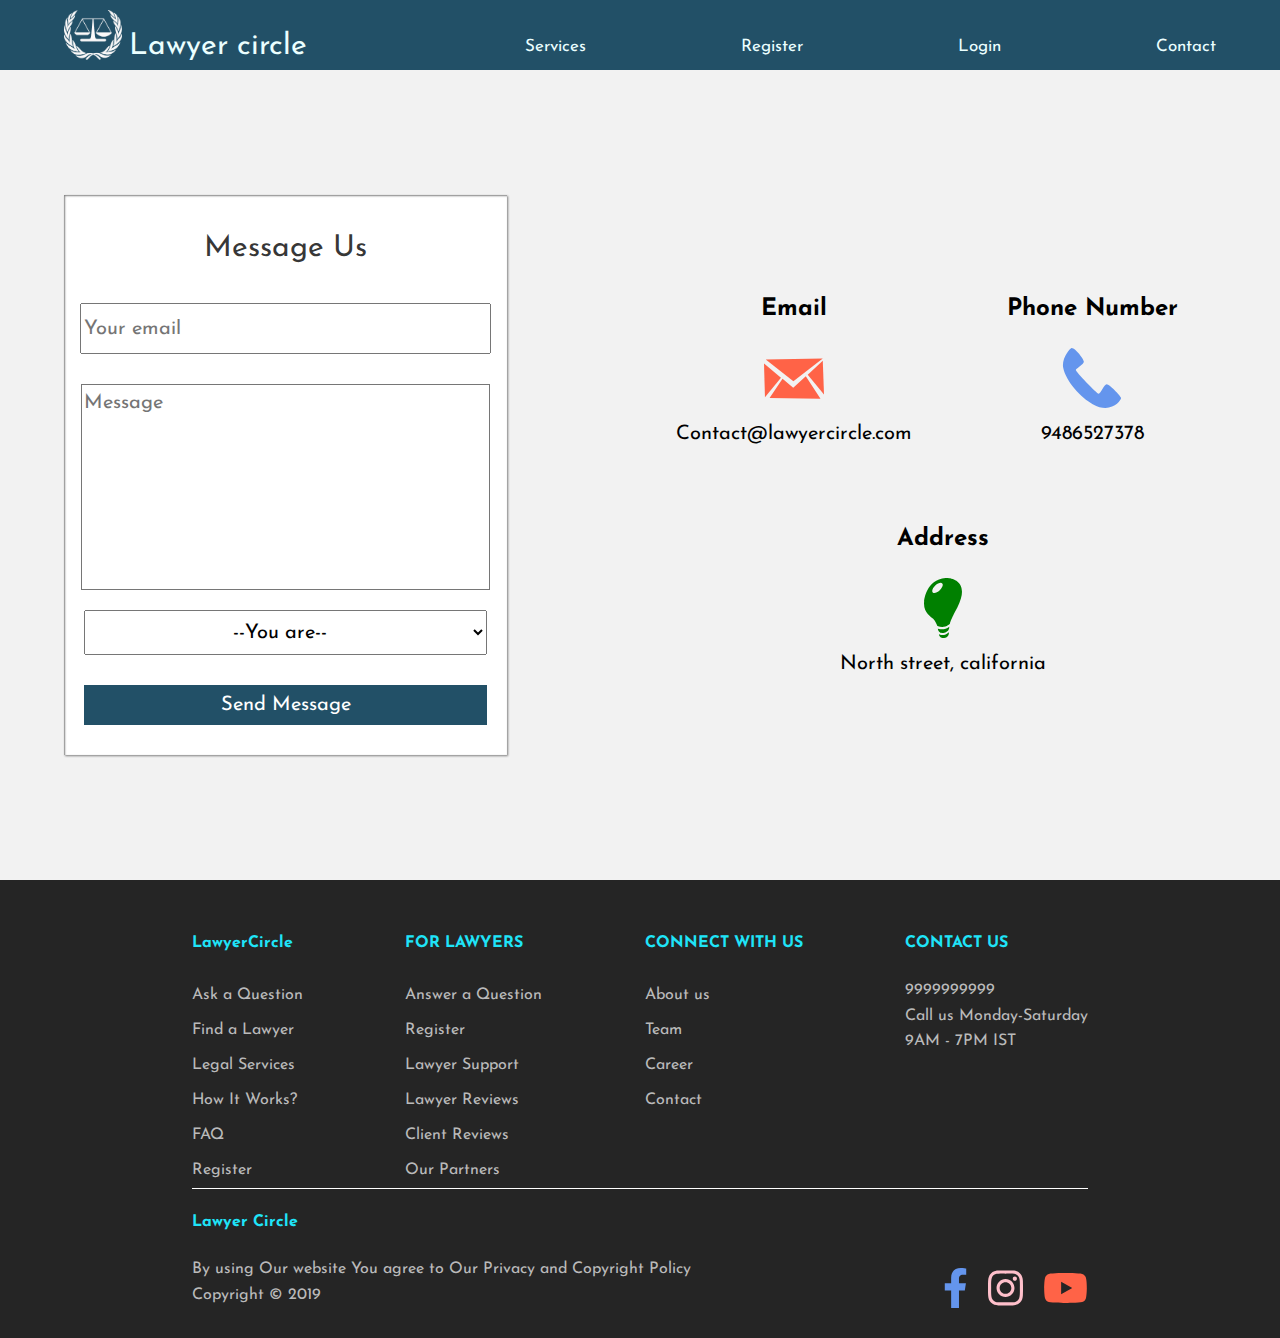
<file: contents/contact.html>
<!DOCTYPE html>
<html lang="en">
<head>
	<meta charset="UTF-8">
	<title>Lawer circle</title>
	<link rel="stylesheet" type="text/css" href="../css/contact.css">
	
</head>
<body>
	<header>
		<div class="container">
			<section class="web_title">
				<img src="../img/logo.png" alt="">
				<a href="../index.html">Lawyer circle</a>
		   </section>
		<section class="top_nav">		
			<a href="services.html">Services</a>
			<a href="signup.html">Register</a>
			<a href="login.html">Login</a>
			<a href="">Contact</a>
		</section>
		</div>

		
	</header>

<section class="contact">
	<div class="container">
		<div class="contact_content">
			<form action="">
				<span>Message Us</span>
				<input type="text" name="" placeholder="Your email">
				
				<textarea name="" placeholder="Message"></textarea>
				<select name="" id="">
					<option value="">--You are--</option>
					<option value="">Lawyer</option>
					<option value="">Client</option>
				</select>
				<button>Send Message</button>
			</form>
			<div class="right">
				<div>
					<h2>Email</h2>
					<svg version="1.1" id="Capa_1" xmlns="http://www.w3.org/2000/svg" xmlns:xlink="http://www.w3.org/1999/xlink" x="0px" y="0px"
						 viewBox="0 0 32 32" enable-background="new 0 0 32 32" xml:space="preserve">
					<polygon points="0,8.248 0.513,26.253 9.05,15.805 "/>
					<polygon points="31.348,5.542 0.934,6.103 15.674,17.671 "/>
					<polygon points="15.58,21.264 9.885,16.423 2.968,26.646 30.134,27 22.297,15.059 "/>
					<polygon points="23.322,14.266 32,24.761 31.348,6.755 "/>
					</svg>
                    <br>
					<span>Contact@lawyercircle.com</span>
				</div>
				<div>
					<h2>Phone Number</h2>
                     <svg version="1.1" id="Capa_1" xmlns="http://www.w3.org/2000/svg" xmlns:xlink="http://www.w3.org/1999/xlink" x="0px" y="0px"
						  viewBox="-0.496 0 32 32" enable-background="new -0.496 0 32 32" xml:space="preserve">
					<path d="M4.605,0c2.029-0.056,6.399,5.864,6.541,7.218c0.141,1.354-4.229,3.608-4.285,4.511
						c-0.056,0.902,11.136,12.517,12.179,12.63c1.043,0.11,2.877-4.879,4.285-4.963c1.409-0.084,7.329,6.146,7.67,7.218
						c0.338,1.071-5.188,9.021-15.112,3.384C9.839,26.562,1.57,18.018,0.123,10.432C-0.807,5.562,3.812,0.022,4.605,0z"/>
					</svg>
					
					<br>
					<span>9486527378</span>
				</div>
				<div>
					<h2>Address</h2>
					<svg version="1.1" id="Capa_1" xmlns="http://www.w3.org/2000/svg" xmlns:xlink="http://www.w3.org/1999/xlink" x="0px" y="0px"
						  viewBox="-5.874 0 32 32" enable-background="new -5.874 0 32 32" xml:space="preserve">
					<path d="M11.539,0.024C0.915,0.945,0.064,12.349,0.064,12.349c-0.637,6.161,3.612,8.146,4.816,9.42
						c1.204,1.272,2.267,3.822,2.267,3.822c4.038,1.771,6.657-1.133,6.657-1.133c0.426-2.338,3.967-8.783,3.967-8.783
						C24.783,2.149,15.065-0.281,11.539,0.024z M8.396,6.564c-1.404,1.333-3.081,1.848-3.744,1.15C3.989,7.015,4.59,5.367,5.994,4.034
						c1.404-1.333,3.08-1.847,3.743-1.148C10.401,3.585,9.8,5.231,8.396,6.564z"/>
					<path d="M7.37,27.051c0.377,2.729,2.953,2.225,2.953,2.225c3.459-0.354,3.128-3.258,3.128-3.258
						C11.043,28.177,7.37,27.051,7.37,27.051z"/>
					<path d="M7.975,30.003c0.271,2.282,2.738,1.983,2.738,1.983c3.028-0.311,2.524-3.065,2.524-3.065
						C10.901,31.436,7.975,30.003,7.975,30.003z"/>
					</svg>
					
                    <br>
					<span>North street, california</span>
				</div>
			</div>
		</div>
	</div>
</section>




 <footer>
    <div class="container">
        <div  class="footer_content">
           <div>
                <h4>LawyerCircle</h4>
                    <a>Ask a Question</a>
                    <a>Find a Lawyer</a>
                    <a>Legal Services</a>
                    <a>How It Works?</a>
                    <a>FAQ</a>
                    <a>Register</a>
            </div>
            <div>
                <h4>FOR LAWYERS</h4>
                    <a>Answer a Question</a>
                    <a>Register</a>
                    <a>Lawyer Support</a>
                    <a>Lawyer Reviews</a>
                    <a>Client Reviews</a>
                    <a>Our Partners</a>
            </div>
            <div>
                    <h4 >CONNECT WITH US</h4>
                    <a>About us</a>
                    <a>Team</a>
                    <a>Career</a>
                    <a>Contact</a>
            </div>
             <div>
                    <h4>CONTACT US</h4>
                    <span>9999999999</span>
                    <span>Call us Monday-Saturday</span>
                    <span>9AM - 7PM IST</span>
             </div>
          </div>
          <div class="copyright">
          	<div>
          		<h4>Lawyer Circle</h4>
          	    <p>
	          	    By using Our website You agree to Our Privacy and Copyright Policy 
	          	    <br>
	          	    Copyright &copy; 2019
          	    </p>
          	</div>
          	<div class="social">
          	<div>
				<svg xmlns="http://www.w3.org/2000/svg" viewBox="0 0 320 512"><path d="M279.14 288l14.22-92.66h-88.91v-60.13c0-25.35 12.42-50.06 52.24-50.06h40.42V6.26S260.43 0 225.36 0c-73.22 0-121.08 44.38-121.08 124.72v70.62H22.89V288h81.39v224h100.17V288z"/></svg>
				
			</div>
			<div>
				<svg xmlns="http://www.w3.org/2000/svg" viewBox="0 0 448 512"><path d="M224.1 141c-63.6 0-114.9 51.3-114.9 114.9s51.3 114.9 114.9 114.9S339 319.5 339 255.9 287.7 141 224.1 141zm0 189.6c-41.1 0-74.7-33.5-74.7-74.7s33.5-74.7 74.7-74.7 74.7 33.5 74.7 74.7-33.6 74.7-74.7 74.7zm146.4-194.3c0 14.9-12 26.8-26.8 26.8-14.9 0-26.8-12-26.8-26.8s12-26.8 26.8-26.8 26.8 12 26.8 26.8zm76.1 27.2c-1.7-35.9-9.9-67.7-36.2-93.9-26.2-26.2-58-34.4-93.9-36.2-37-2.1-147.9-2.1-184.9 0-35.8 1.7-67.6 9.9-93.9 36.1s-34.4 58-36.2 93.9c-2.1 37-2.1 147.9 0 184.9 1.7 35.9 9.9 67.7 36.2 93.9s58 34.4 93.9 36.2c37 2.1 147.9 2.1 184.9 0 35.9-1.7 67.7-9.9 93.9-36.2 26.2-26.2 34.4-58 36.2-93.9 2.1-37 2.1-147.8 0-184.8zM398.8 388c-7.8 19.6-22.9 34.7-42.6 42.6-29.5 11.7-99.5 9-132.1 9s-102.7 2.6-132.1-9c-19.6-7.8-34.7-22.9-42.6-42.6-11.7-29.5-9-99.5-9-132.1s-2.6-102.7 9-132.1c7.8-19.6 22.9-34.7 42.6-42.6 29.5-11.7 99.5-9 132.1-9s102.7-2.6 132.1 9c19.6 7.8 34.7 22.9 42.6 42.6 11.7 29.5 9 99.5 9 132.1s2.7 102.7-9 132.1z"/></svg>
				
			</div>
			<div>
				<svg xmlns="http://www.w3.org/2000/svg" viewBox="0 0 576 512"><path d="M549.655 124.083c-6.281-23.65-24.787-42.276-48.284-48.597C458.781 64 288 64 288 64S117.22 64 74.629 75.486c-23.497 6.322-42.003 24.947-48.284 48.597-11.412 42.867-11.412 132.305-11.412 132.305s0 89.438 11.412 132.305c6.281 23.65 24.787 41.5 48.284 47.821C117.22 448 288 448 288 448s170.78 0 213.371-11.486c23.497-6.321 42.003-24.171 48.284-47.821 11.412-42.867 11.412-132.305 11.412-132.305s0-89.438-11.412-132.305zm-317.51 213.508V175.185l142.739 81.205-142.739 81.201z"/></svg>
				
			</div>
          	</div>
          </div>
        </div>
    </footer>

</body>
</html>
</file>
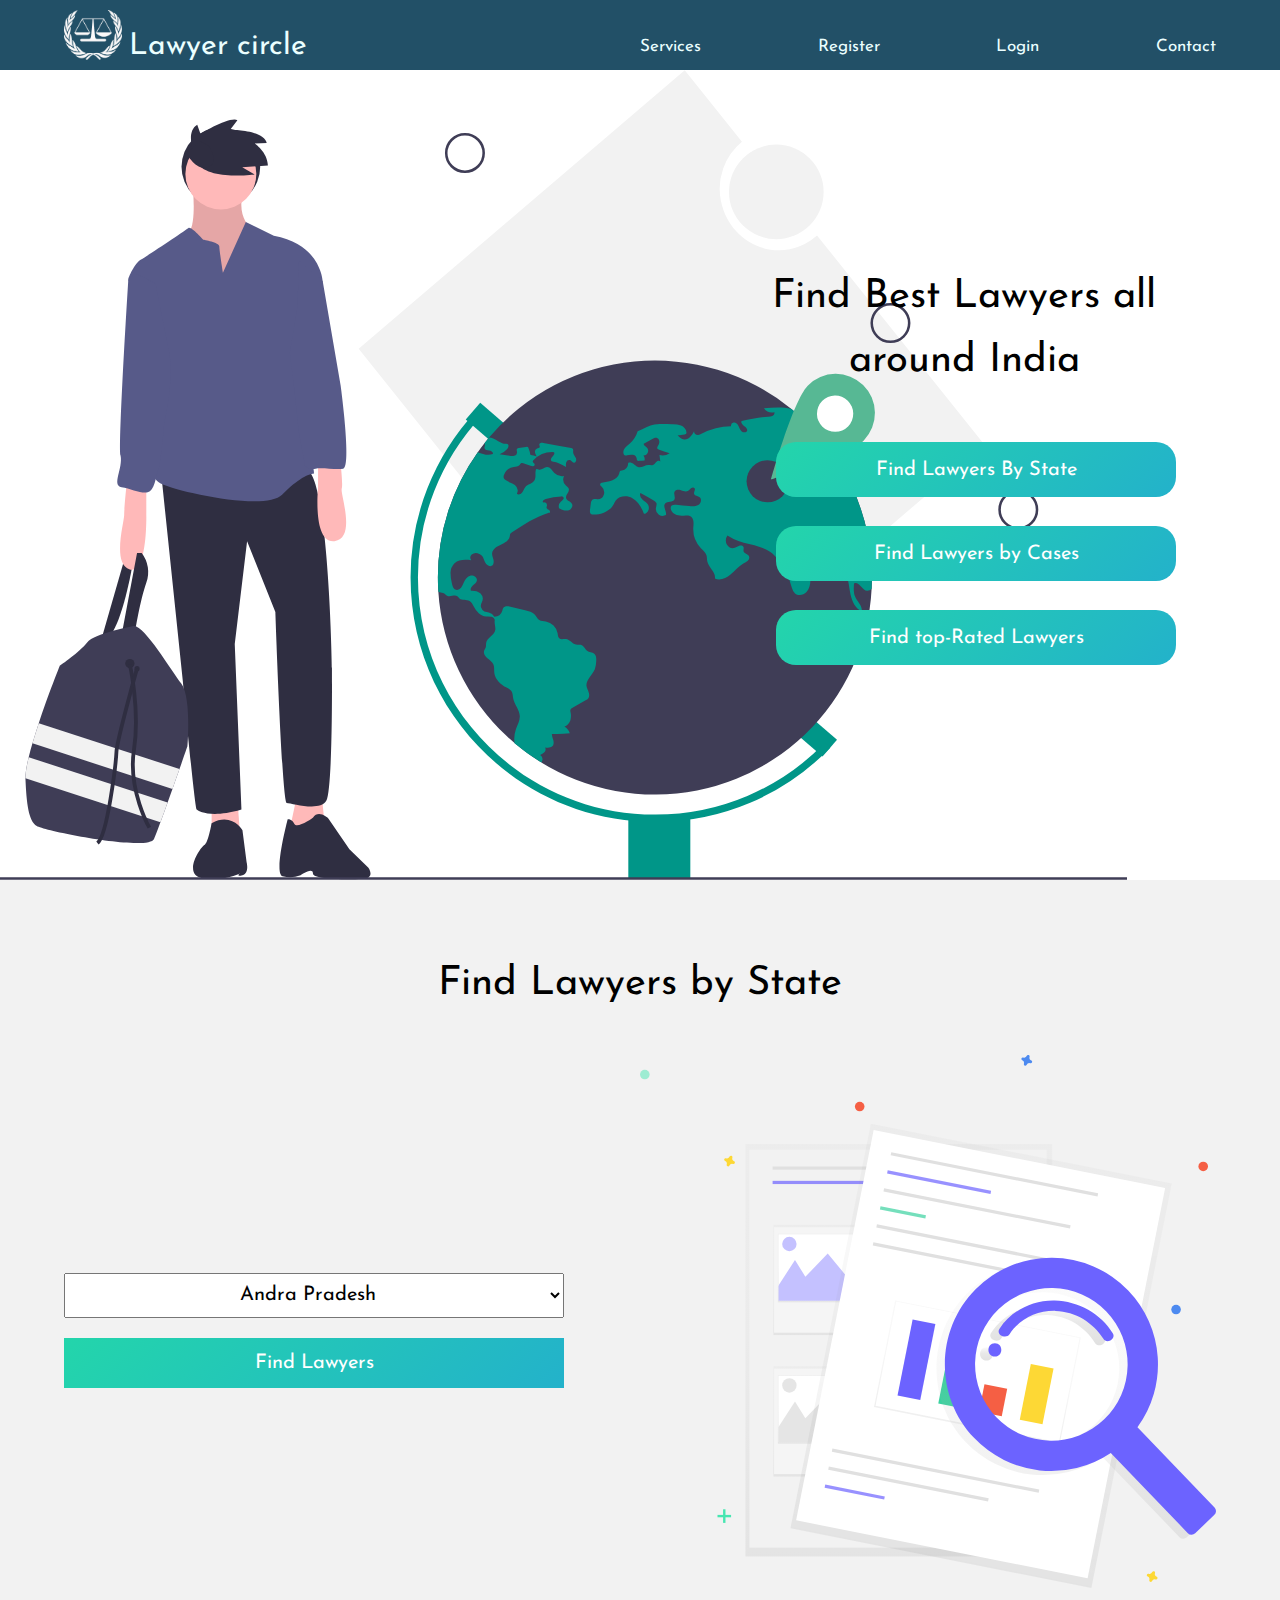
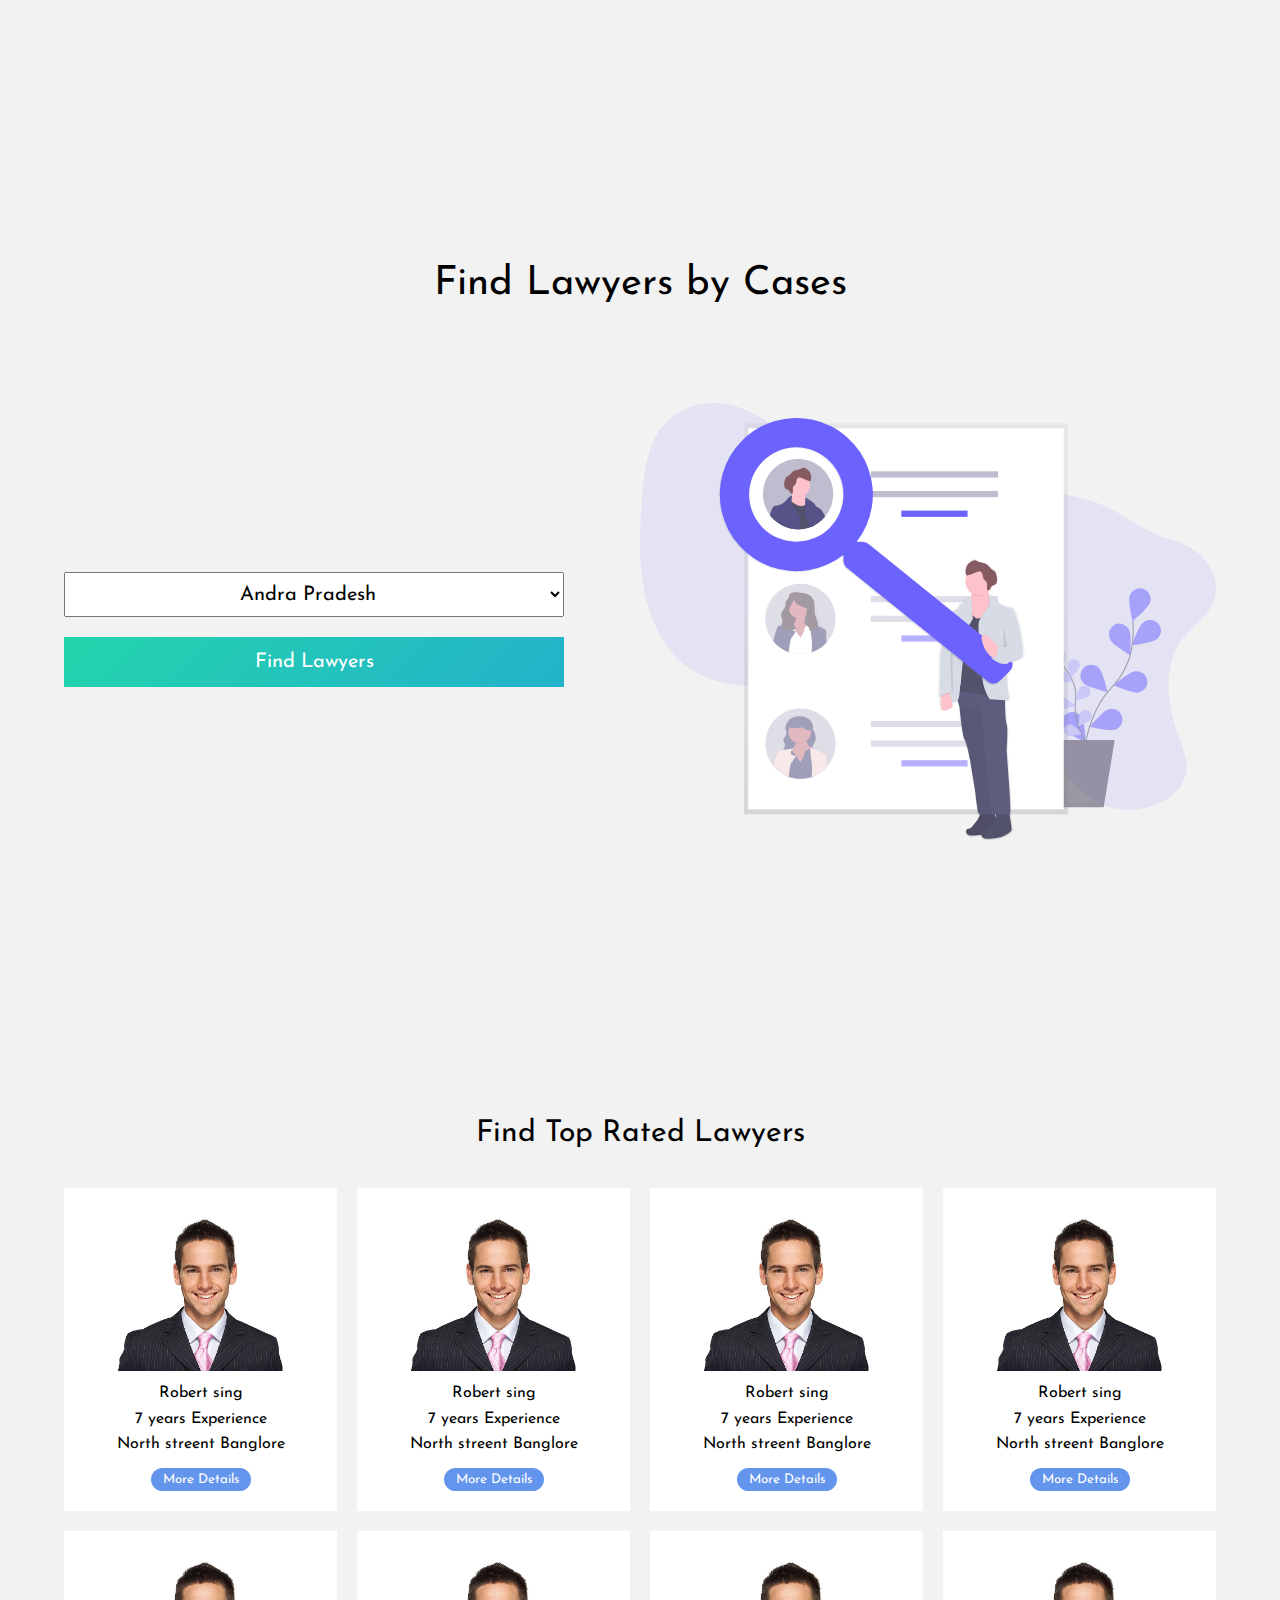
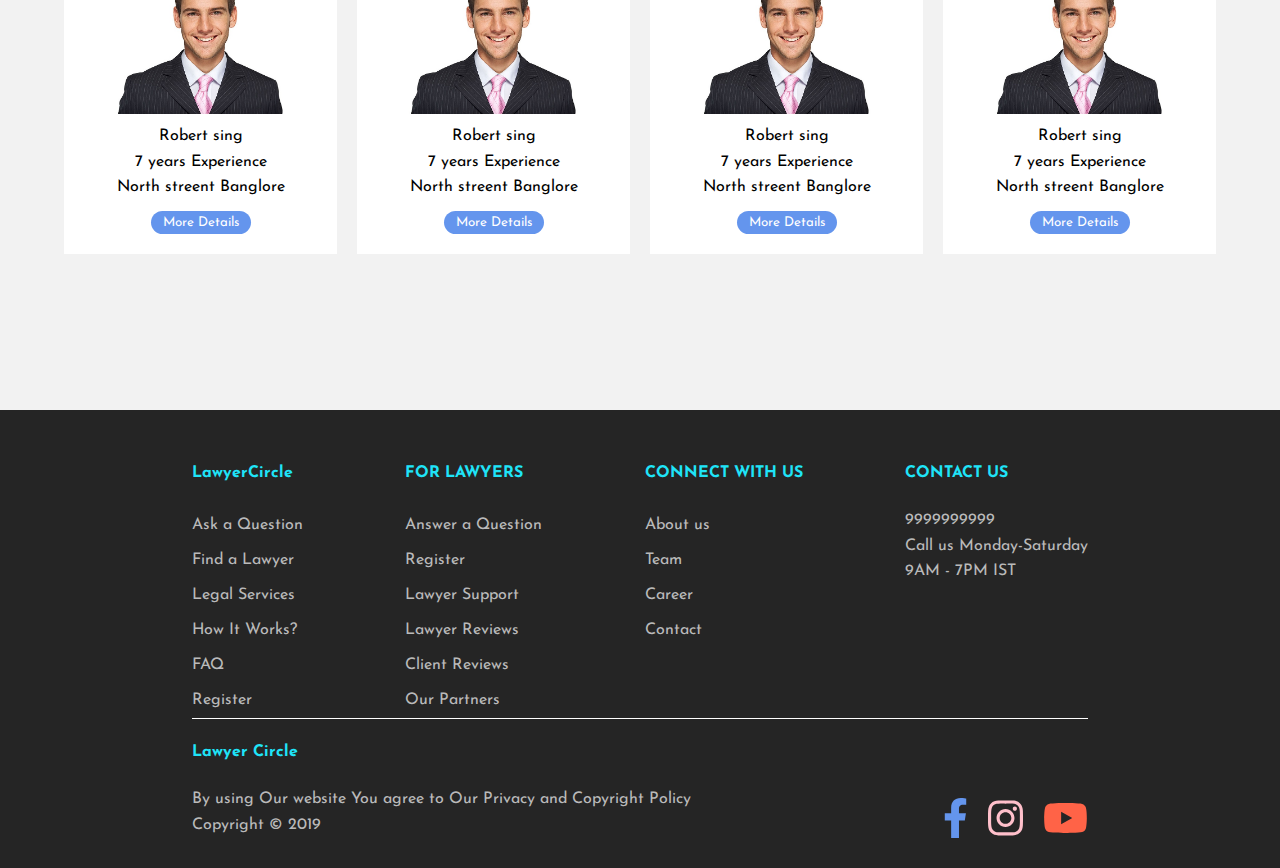
<file: contents/findlawyers.html>
<!DOCTYPE html>
<html lang="en">

<head>
    <meta charset="UTF-8">
    <title>Lawer circle</title>
    <link rel="stylesheet" type="text/css" href="../css/findlawyers.css">

</head>

<body>
    <a name=top></a>
    <div class="movetop">
     <a href="#top">   <svg x="0px" y="0px" viewBox="-2.278 0 32 32" enable-background="new -2.278 0 32 32" xml:space="preserve">
            <path d="M16.054,2.583C16.027,0.984,16.001,0,16.001,0l-1.694,0.212c0,0,0.075,0.697,0.11,2.475C6.837,4.034,0,16.955,0,16.955
	c8.105-6.04,8.584,2.967,8.584,2.967c1.55-3.66,3.722-5.12,5.569-5.219c-0.033,0.718-0.07,1.468-0.112,2.252
	c-0.688,12.875-3.763,11.339-3.763,11.339c-2.489-0.371-2.648-4.451-2.648-4.451H5.723c0,0,0.171,4.011,1.694,6.095
	c2.598,3.549,6.094,2.438,7.63-2.703c0.627-2.098,0.9-7.018,1.007-12.105c0.34,0.187,0.646,0.428,0.9,0.716
	c1.437,1.613,1.59,4.079,1.59,4.079c2.755-9.537,8.9-2.226,8.9-2.226C24.145,6.681,20.057,2.81,16.054,2.583z" />
         </svg></a>
    </div>
    <header>
        <div class="container">
            <section class="web_title">
                <img src="../img/logo.png" alt="">
                <a href="../index.html">Lawyer circle</a>
            </section>
            <section class="top_nav">
                <a href="services.html">Services</a>
                <a href="signup.html">Register</a>
                <a href="login.html">Login</a>
                <a href="contact.html">Contact</a>
            </section>
        </div>
    </header>

    <section class="showcase">
        <div class="container">
            <div class="showcase_content">
                <p>Find Best Lawyers all <br> around India</p>
                <div class="showbuttons">
                    <a href="#gotostate"><button>Find Lawyers By State</button></a>
                    <a href="#gotocase"><button>Find Lawyers by Cases</button></a>
                    <a href="#gototoprated"><button>Find top-Rated Lawyers</button></a>
                </div>
            </div>
        </div>
    </section>

    <a name="gotostate"></a>

    <section class="findbystate">
        <div class="container">
            <div class="findbystate_content">
                <div>
                    <select>
                        <option>Andra Pradesh</option>
                        <option>Hyderabad</option>
                        <option>Arunachal Pradesh</option>
                        <option>Itangar</option>
                        <option>Assam</option>
                        <option>Dispur</option>
                        <option>Bihar</option>
                        <option>Patna</option>
                        <option>Chhattisgarh</option>
                        <option>Raipur</option>
                    </select>
                    <button>Find Lawyers</button>
                </div>
                <div>
                    <img src="../img/search.svg" alt="">
                </div>
            </div>
        </div>
        <div class="title">Find Lawyers by State</div>
    </section>
    <a name="gotocase"></a>
    <section class="findbycase">
        <div class="container">
            <div class="findbycase_content">

                <div>
                    <select>
                        <option>Andra Pradesh</option>
                        <option>Hyderabad</option>
                        <option>Arunachal Pradesh</option>
                        <option>Itangar</option>
                        <option>Assam</option>
                        <option>Dispur</option>
                        <option>Bihar</option>
                        <option>Patna</option>
                        <option>Chhattisgarh</option>
                        <option>Raipur</option>
                    </select>
                    <button>Find Lawyers</button>
                </div>
                <div>
                    <img src="../img/peoplesearch.svg" alt="">
                </div>
            </div>
        </div>
        <div class="title">Find Lawyers by Cases</div>
    </section>

    <a name="gototoprated"></a>

    <section class="findtoprated">
        <div class="container">
            <span>Find Top Rated Lawyers</span>
            <div class="content">
                <div>
                    <div>
                        <img src="../img/lawyer.jpg" alt="">
                        <div class="detailinner">
                            <span class="name">Robert sing</span>
                            <span class="experience">7 years Experience</span>
                            <span class="address">North streent Banglore</span>
                        </div>
                        <button>More Details</button>
                    </div>

                </div>
                <div>
                    <div>
                        <img src="../img/lawyer.jpg" alt="">
                        <div class="detailinner">
                            <span class="name">Robert sing</span>
                            <span class="experience">7 years Experience</span>
                            <span class="address">North streent Banglore</span>
                        </div>
                        <button>More Details</button>
                    </div>

                </div>
                <div>
                    <div>
                        <img src="../img/lawyer.jpg" alt="">
                        <div class="detailinner">
                            <span class="name">Robert sing</span>
                            <span class="experience">7 years Experience</span>
                            <span class="address">North streent Banglore</span>
                        </div>
                        <button>More Details</button>
                    </div>
                </div>
                <div>
                    <div>
                        <img src="../img/lawyer.jpg" alt="">
                        <div class="detailinner">
                            <span class="name">Robert sing</span>
                            <span class="experience">7 years Experience</span>
                            <span class="address">North streent Banglore</span>
                        </div>
                        <button>More Details</button>
                    </div>
                </div>

                <div>
                    <div>
                        <img src="../img/lawyer.jpg" alt="">
                        <div class="detailinner">
                            <span class="name">Robert sing</span>
                            <span class="experience">7 years Experience</span>
                            <span class="address">North streent Banglore</span>
                        </div>
                        <button>More Details</button>
                    </div>

                </div>
                <div>
                    <div>
                        <img src="../img/lawyer.jpg" alt="">
                        <div class="detailinner">
                            <span class="name">Robert sing</span>
                            <span class="experience">7 years Experience</span>
                            <span class="address">North streent Banglore</span>
                        </div>
                        <button>More Details</button>
                    </div>

                </div>
                <div>
                    <div>
                        <img src="../img/lawyer.jpg" alt="">
                        <div class="detailinner">
                            <span class="name">Robert sing</span>
                            <span class="experience">7 years Experience</span>
                            <span class="address">North streent Banglore</span>
                        </div>
                        <button>More Details</button>
                    </div>
                </div>
                <div>
                    <div>
                        <img src="../img/lawyer.jpg" alt="">
                        <div class="detailinner">
                            <span class="name">Robert sing</span>
                            <span class="experience">7 years Experience</span>
                            <span class="address">North streent Banglore</span>
                        </div>
                        <button>More Details</button>
                    </div>
                </div>

            </div>
        </div>
    </section>

    <footer>
        <div class="container">
            <div class="footer_content">
                <div>
                    <h4>LawyerCircle</h4>
                    <a>Ask a Question</a>
                    <a>Find a Lawyer</a>
                    <a>Legal Services</a>
                    <a>How It Works?</a>
                    <a>FAQ</a>
                    <a>Register</a>
                </div>
                <div>
                    <h4>FOR LAWYERS</h4>
                    <a>Answer a Question</a>
                    <a>Register</a>
                    <a>Lawyer Support</a>
                    <a>Lawyer Reviews</a>
                    <a>Client Reviews</a>
                    <a>Our Partners</a>
                </div>
                <div>
                    <h4>CONNECT WITH US</h4>
                    <a>About us</a>
                    <a>Team</a>
                    <a>Career</a>
                    <a>Contact</a>
                </div>
                <div>
                    <h4>CONTACT US</h4>
                    <span>9999999999</span>
                    <span>Call us Monday-Saturday</span>
                    <span>9AM - 7PM IST</span>
                </div>
            </div>
            <div class="copyright">
                <div>
                    <h4>Lawyer Circle</h4>
                    <p>
                        By using Our website You agree to Our Privacy and Copyright Policy
                        <br>
                        Copyright &copy; 2019
                    </p>
                </div>
                <div class="social">
                    <div>
                        <svg xmlns="http://www.w3.org/2000/svg" viewBox="0 0 320 512">
                            <path d="M279.14 288l14.22-92.66h-88.91v-60.13c0-25.35 12.42-50.06 52.24-50.06h40.42V6.26S260.43 0 225.36 0c-73.22 0-121.08 44.38-121.08 124.72v70.62H22.89V288h81.39v224h100.17V288z" /></svg>

                    </div>
                    <div>
                        <svg xmlns="http://www.w3.org/2000/svg" viewBox="0 0 448 512">
                            <path d="M224.1 141c-63.6 0-114.9 51.3-114.9 114.9s51.3 114.9 114.9 114.9S339 319.5 339 255.9 287.7 141 224.1 141zm0 189.6c-41.1 0-74.7-33.5-74.7-74.7s33.5-74.7 74.7-74.7 74.7 33.5 74.7 74.7-33.6 74.7-74.7 74.7zm146.4-194.3c0 14.9-12 26.8-26.8 26.8-14.9 0-26.8-12-26.8-26.8s12-26.8 26.8-26.8 26.8 12 26.8 26.8zm76.1 27.2c-1.7-35.9-9.9-67.7-36.2-93.9-26.2-26.2-58-34.4-93.9-36.2-37-2.1-147.9-2.1-184.9 0-35.8 1.7-67.6 9.9-93.9 36.1s-34.4 58-36.2 93.9c-2.1 37-2.1 147.9 0 184.9 1.7 35.9 9.9 67.7 36.2 93.9s58 34.4 93.9 36.2c37 2.1 147.9 2.1 184.9 0 35.9-1.7 67.7-9.9 93.9-36.2 26.2-26.2 34.4-58 36.2-93.9 2.1-37 2.1-147.8 0-184.8zM398.8 388c-7.8 19.6-22.9 34.7-42.6 42.6-29.5 11.7-99.5 9-132.1 9s-102.7 2.6-132.1-9c-19.6-7.8-34.7-22.9-42.6-42.6-11.7-29.5-9-99.5-9-132.1s-2.6-102.7 9-132.1c7.8-19.6 22.9-34.7 42.6-42.6 29.5-11.7 99.5-9 132.1-9s102.7-2.6 132.1 9c19.6 7.8 34.7 22.9 42.6 42.6 11.7 29.5 9 99.5 9 132.1s2.7 102.7-9 132.1z" /></svg>

                    </div>
                    <div>
                        <svg xmlns="http://www.w3.org/2000/svg" viewBox="0 0 576 512">
                            <path d="M549.655 124.083c-6.281-23.65-24.787-42.276-48.284-48.597C458.781 64 288 64 288 64S117.22 64 74.629 75.486c-23.497 6.322-42.003 24.947-48.284 48.597-11.412 42.867-11.412 132.305-11.412 132.305s0 89.438 11.412 132.305c6.281 23.65 24.787 41.5 48.284 47.821C117.22 448 288 448 288 448s170.78 0 213.371-11.486c23.497-6.321 42.003-24.171 48.284-47.821 11.412-42.867 11.412-132.305 11.412-132.305s0-89.438-11.412-132.305zm-317.51 213.508V175.185l142.739 81.205-142.739 81.201z" /></svg>

                    </div>
                </div>
            </div>
        </div>
    </footer>

<script>
   window.addEventListener('scroll',(e)=>{
       if(window.scrollY>=500){
         document.querySelector('.movetop').style.display="block";
       }else{
        document.querySelector('.movetop').style.display="none"

       }
   })    
</script>
</body>

</html>
</file>
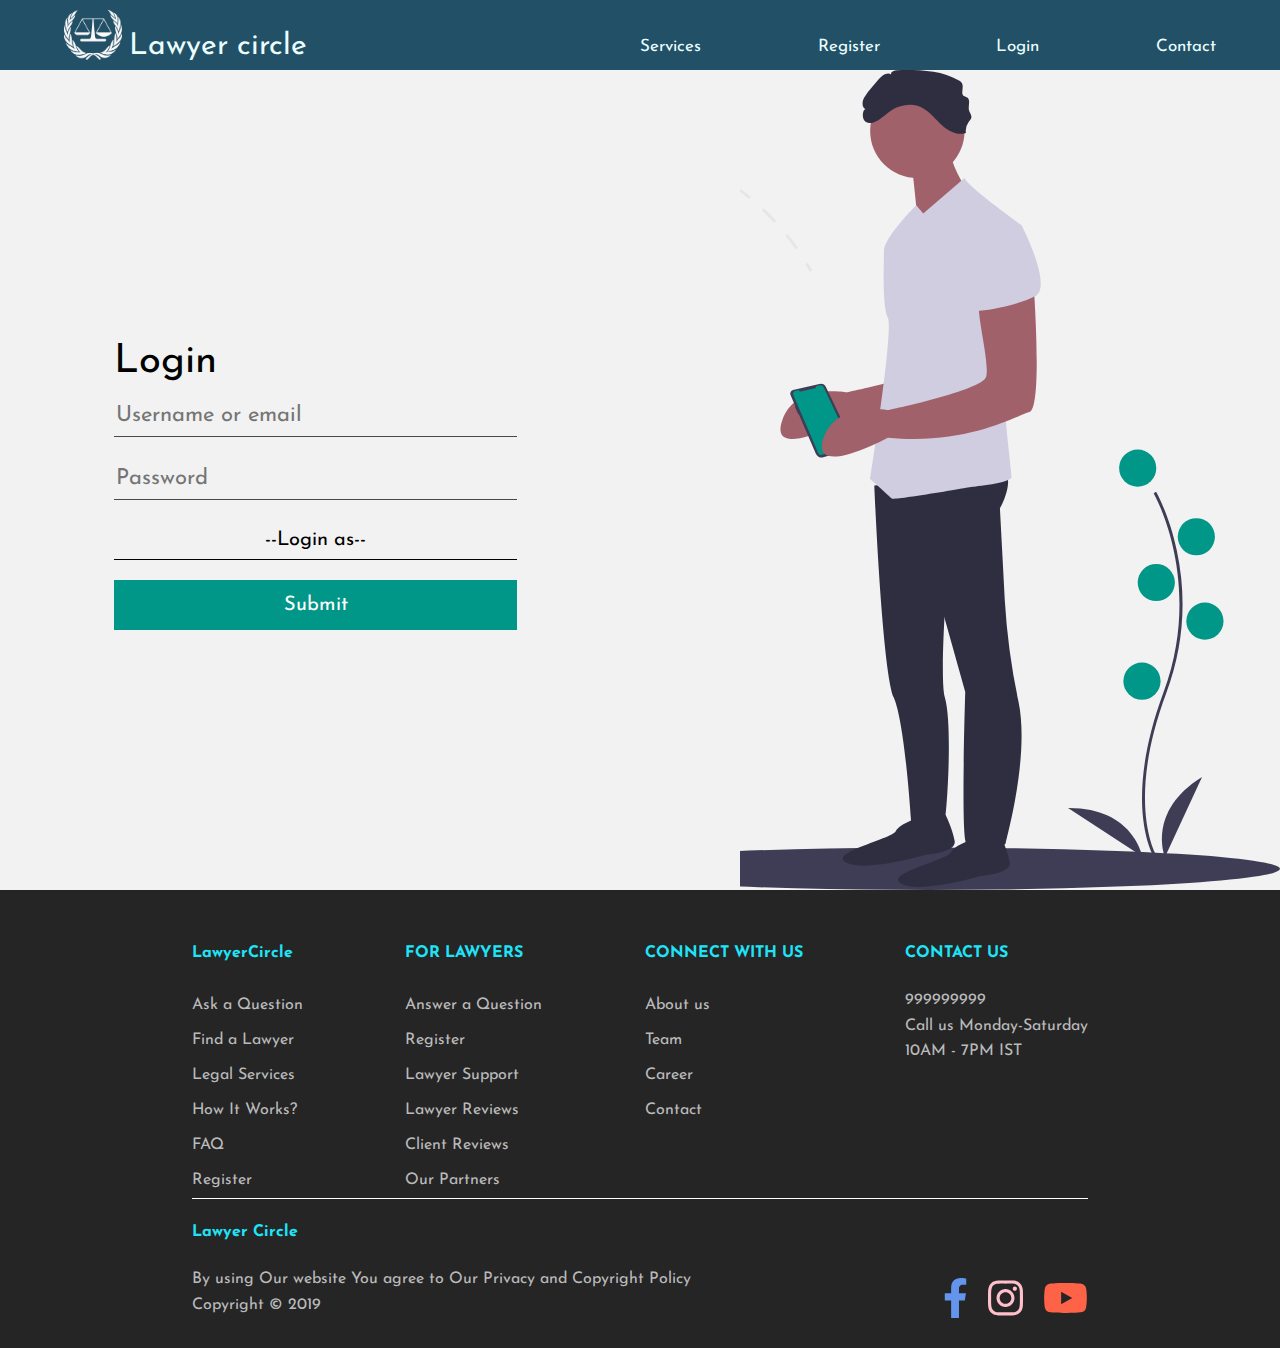
<file: contents/login.html>
<!DOCTYPE html>
<html lang="en">
<head>
	<meta charset="UTF-8">
	<title>Lawer circle</title>
	<link rel="stylesheet" type="text/css" href="../css/login.css">
	
</head>
<body>
	<header>
		<div class="container">
			<section class="web_title">
				<img src="../img/logo.png" alt="">
				<a href="../index.html">Lawyer circle</a>
		   </section>
		<section class="top_nav">		
			<a href="services.html">Services</a>
			<a href="signup.html">Register</a>
			<a href="">Login</a>
			<a href="contact.html">Contact</a>
		</section>
		</div>	
	</header>

	<section class="login">
		<div class="container">
			<div class="logincontent">
				<span>Login</span>
				<form action="" method="post">
					<input type="text" name="" placeholder="Username or email">
					<input type="password" name="" placeholder="Password">
					<select name="" id="">
						<option value="">--Login as--</option>
						<option value="">Lawyer</option>
						<option value="">Client</option>
					</select>
					<button type="submit">Submit</button>
				</form>
			</div>
		</div>
	</section>
	 <footer>
    <div class="container">
        <div  class="footer_content">
           <div>
                <h4>LawyerCircle</h4>
                    <a>Ask a Question</a>
                    <a>Find a Lawyer</a>
                    <a>Legal Services</a>
                    <a>How It Works?</a>
                    <a>FAQ</a>
                    <a>Register</a>
            </div>
            <div>
                <h4>FOR LAWYERS</h4>
                    <a>Answer a Question</a>
                    <a>Register</a>
                    <a>Lawyer Support</a>
                    <a>Lawyer Reviews</a>
                    <a>Client Reviews</a>
                    <a>Our Partners</a>
            </div>
            <div>
                    <h4 >CONNECT WITH US</h4>
                    <a>About us</a>
                    <a>Team</a>
                    <a>Career</a>
                    <a>Contact</a>
            </div>
             <div>
                    <h4>CONTACT US</h4>
                    <span>999999999</span>
                    <span>Call us Monday-Saturday</span>
                    <span>10AM - 7PM IST</span>
             </div>
          </div>
          <div class="copyright">
          	<div>
          		<h4>Lawyer Circle</h4>
          	    <p>
	          	    By using Our website You agree to Our Privacy and Copyright Policy 
	          	    <br>
	          	    Copyright &copy; 2019
          	    </p>
          	</div>
          	<div class="social">
          	<div>
				<svg xmlns="http://www.w3.org/2000/svg" viewBox="0 0 320 512"><path d="M279.14 288l14.22-92.66h-88.91v-60.13c0-25.35 12.42-50.06 52.24-50.06h40.42V6.26S260.43 0 225.36 0c-73.22 0-121.08 44.38-121.08 124.72v70.62H22.89V288h81.39v224h100.17V288z"/></svg>
				
			</div>
			<div>
				<svg xmlns="http://www.w3.org/2000/svg" viewBox="0 0 448 512"><path d="M224.1 141c-63.6 0-114.9 51.3-114.9 114.9s51.3 114.9 114.9 114.9S339 319.5 339 255.9 287.7 141 224.1 141zm0 189.6c-41.1 0-74.7-33.5-74.7-74.7s33.5-74.7 74.7-74.7 74.7 33.5 74.7 74.7-33.6 74.7-74.7 74.7zm146.4-194.3c0 14.9-12 26.8-26.8 26.8-14.9 0-26.8-12-26.8-26.8s12-26.8 26.8-26.8 26.8 12 26.8 26.8zm76.1 27.2c-1.7-35.9-9.9-67.7-36.2-93.9-26.2-26.2-58-34.4-93.9-36.2-37-2.1-147.9-2.1-184.9 0-35.8 1.7-67.6 9.9-93.9 36.1s-34.4 58-36.2 93.9c-2.1 37-2.1 147.9 0 184.9 1.7 35.9 9.9 67.7 36.2 93.9s58 34.4 93.9 36.2c37 2.1 147.9 2.1 184.9 0 35.9-1.7 67.7-9.9 93.9-36.2 26.2-26.2 34.4-58 36.2-93.9 2.1-37 2.1-147.8 0-184.8zM398.8 388c-7.8 19.6-22.9 34.7-42.6 42.6-29.5 11.7-99.5 9-132.1 9s-102.7 2.6-132.1-9c-19.6-7.8-34.7-22.9-42.6-42.6-11.7-29.5-9-99.5-9-132.1s-2.6-102.7 9-132.1c7.8-19.6 22.9-34.7 42.6-42.6 29.5-11.7 99.5-9 132.1-9s102.7-2.6 132.1 9c19.6 7.8 34.7 22.9 42.6 42.6 11.7 29.5 9 99.5 9 132.1s2.7 102.7-9 132.1z"/></svg>
				
			</div>
			<div>
				<svg xmlns="http://www.w3.org/2000/svg" viewBox="0 0 576 512"><path d="M549.655 124.083c-6.281-23.65-24.787-42.276-48.284-48.597C458.781 64 288 64 288 64S117.22 64 74.629 75.486c-23.497 6.322-42.003 24.947-48.284 48.597-11.412 42.867-11.412 132.305-11.412 132.305s0 89.438 11.412 132.305c6.281 23.65 24.787 41.5 48.284 47.821C117.22 448 288 448 288 448s170.78 0 213.371-11.486c23.497-6.321 42.003-24.171 48.284-47.821 11.412-42.867 11.412-132.305 11.412-132.305s0-89.438-11.412-132.305zm-317.51 213.508V175.185l142.739 81.205-142.739 81.201z"/></svg>
				
			</div>
          	</div>
          </div>
        </div>
    </footer>

	<script>
		let inputs=document.querySelectorAll('form input');
		inputs.forEach((v,i)=>{
			v.addEventListener('focus',one);
			v.addEventListener('blur',two)
		})

		function one(e){e.target.style.backgroundColor="#c2c2"}
		function two(e){e.target.style.backgroundColor="white"}
	</script>
</body>
</html>
</file>
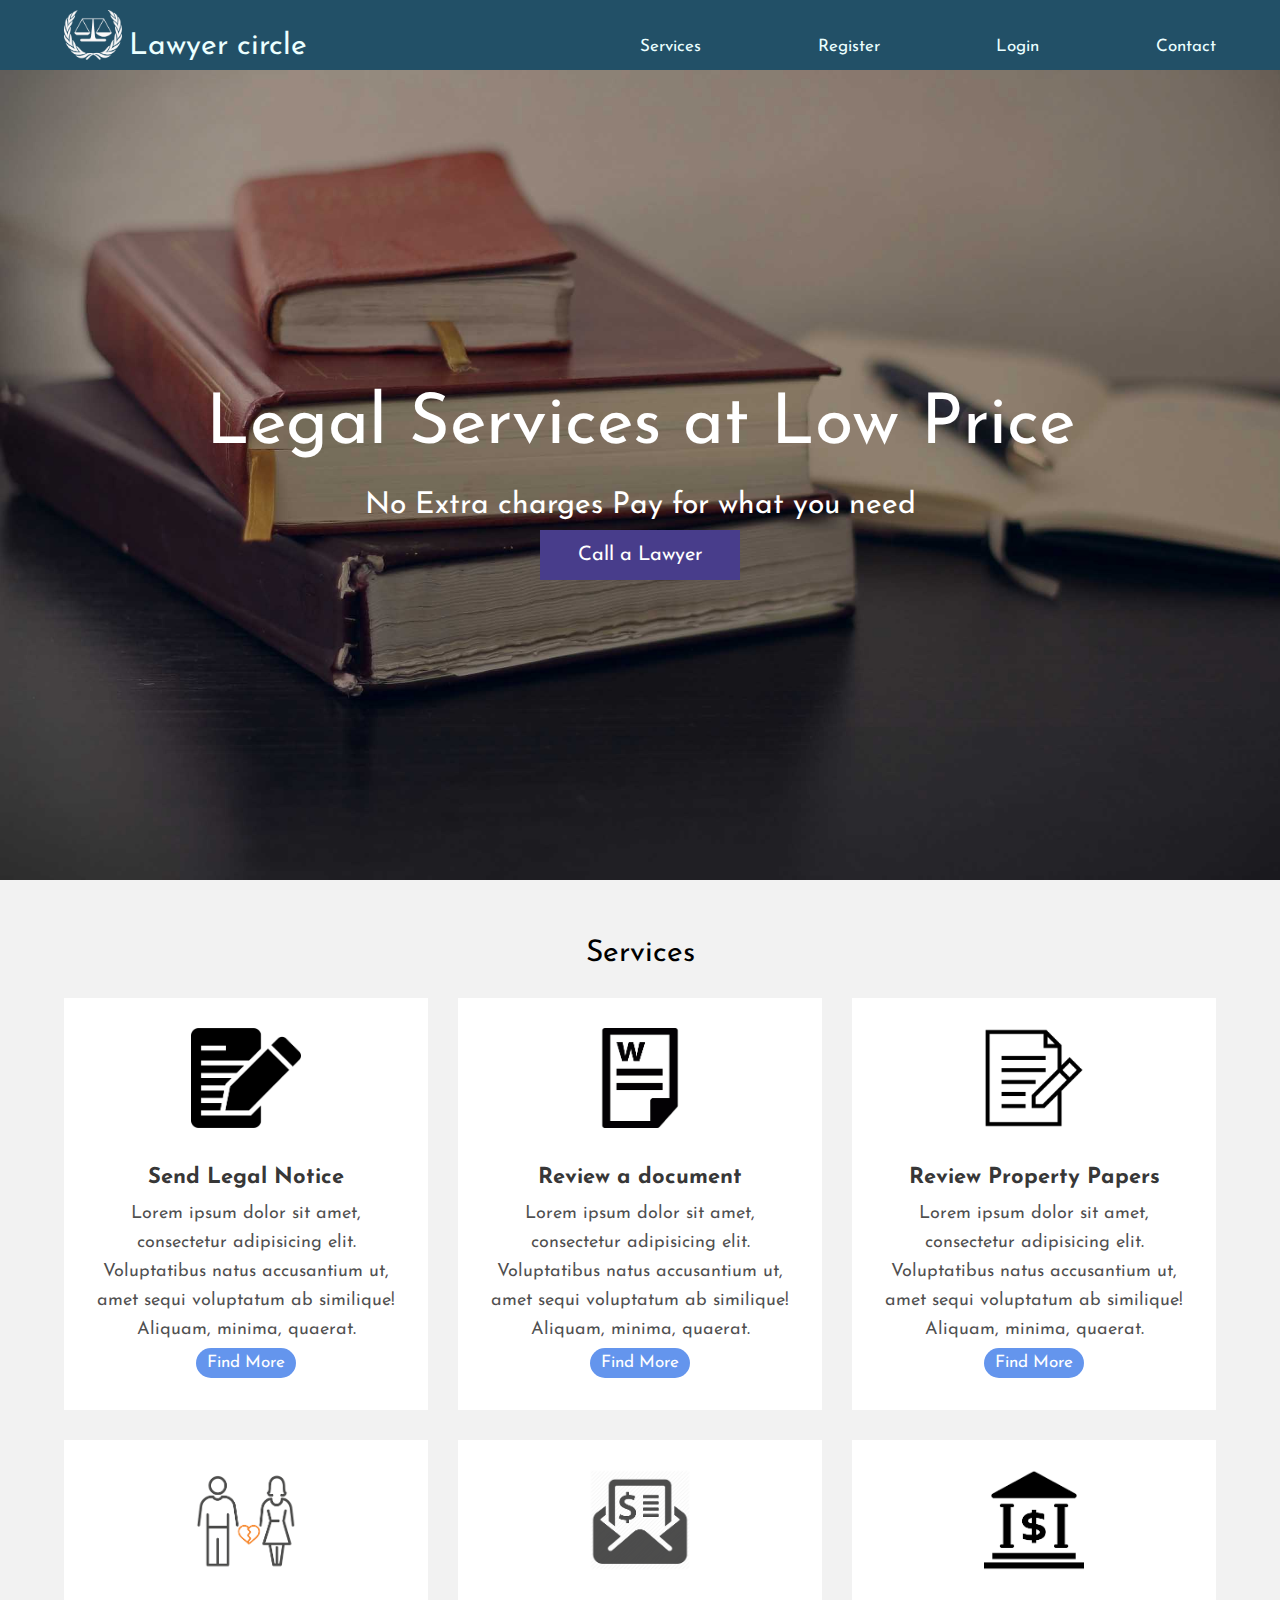
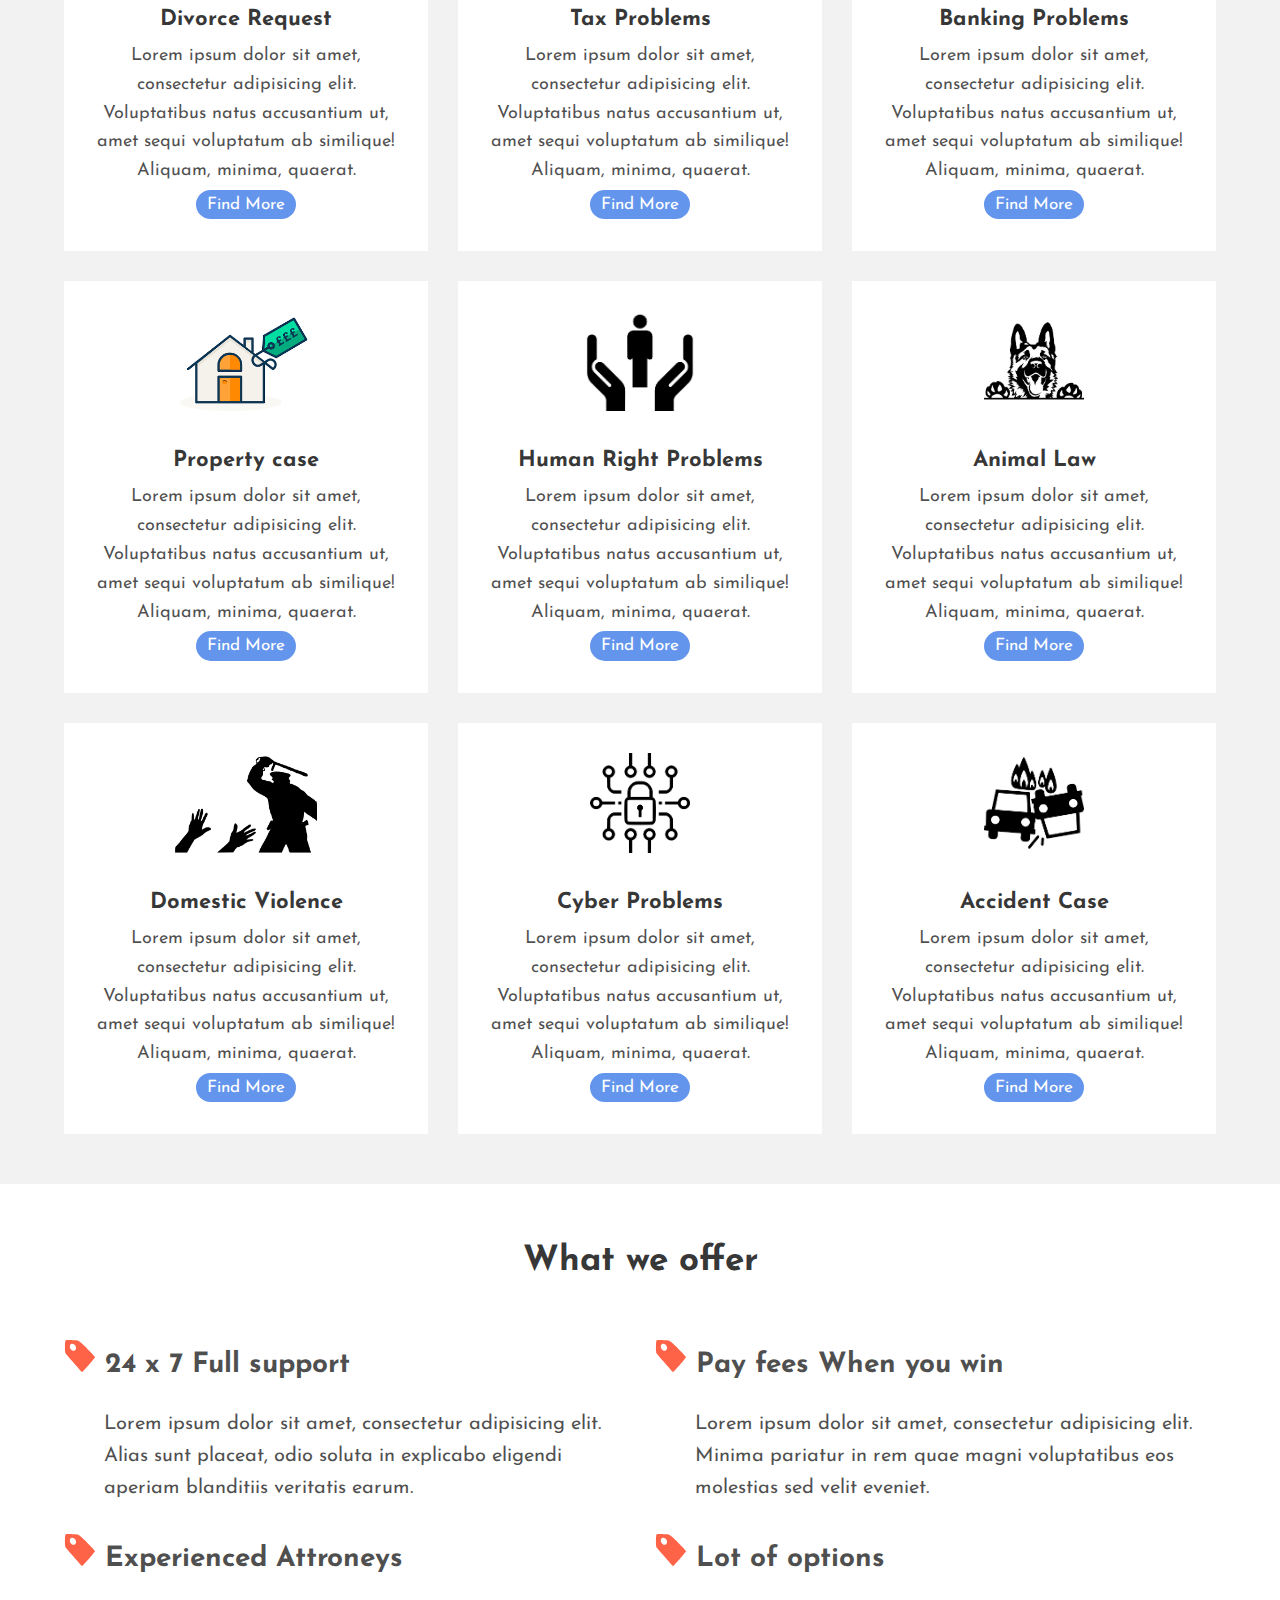
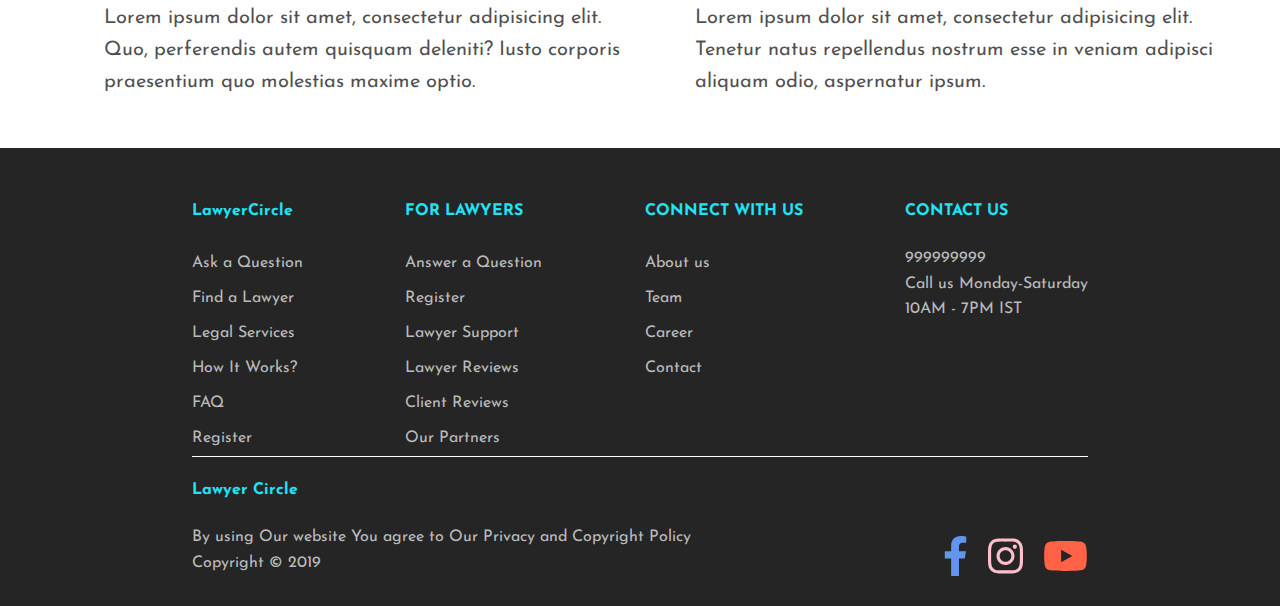
<file: contents/services.html>
<!DOCTYPE html>
<html lang="en">
<head>
	<meta charset="UTF-8">
	<title>Lawer circle</title>
	<link rel="stylesheet" type="text/css" href="../css/services.css">
	
</head>
<body>
	<header>
		<div class="container">
			<section class="web_title">
				<img src="../img/logo.png" alt="">
				<a href="../index.html">Lawyer circle</a>
		   </section>
		<section class="top_nav">		
			<a href="">Services</a>
			<a href="signup.html">Register</a>
			<a href="login.html">Login</a>
			<a href="contact.html">Contact</a>
		</section>
		</div>

		
	</header>


    <section class="showcase">
    	<div class="container">
    		<div class="showcase_content">
    			<span>Legal Services at Low Price</span>
    			<span class="small">No Extra charges Pay for what you need</span>
    			<button>Call a Lawyer</button>
    		</div>
    	</div>
    </section>
    
    <section class="service">
    	<div class="container">
    		<div class="title">
                Services
    		</div>
    		<div class="service_content">
    			<div>
    				<a><img src="../img/services/legalnotice.png" alt=""></a>
    				<span>Send Legal Notice</span>
    				<p>Lorem ipsum dolor sit amet, consectetur adipisicing elit. Voluptatibus natus accusantium ut, amet sequi voluptatum ab similique! Aliquam, minima, quaerat.</p>
    				<a href=""><button>Find More</button></a>
    			</div>
    			<div>
    				<a><img src="../img/services/reviewdocument.png" alt=""></a>
    				<span>Review a document</span>
    				<p>Lorem ipsum dolor sit amet, consectetur adipisicing elit. Voluptatibus natus accusantium ut, amet sequi voluptatum ab similique! Aliquam, minima, quaerat.</p>
    				<a href=""><button>Find More</button></a>
    			</div>
    			<div>
    				<a><img src="../img/services/reviewpropertypapers.png" alt=""></a>
    				<span>Review Property Papers</span>
    				<p>Lorem ipsum dolor sit amet, consectetur adipisicing elit. Voluptatibus natus accusantium ut, amet sequi voluptatum ab similique! Aliquam, minima, quaerat.</p>
    				<a href=""><button>Find More</button></a>
    			</div>
    			<div>
    				<a><img src="../img/services/divorce.png" alt=""></a>
    				<span>Divorce Request</span>
    				<p>Lorem ipsum dolor sit amet, consectetur adipisicing elit. Voluptatibus natus accusantium ut, amet sequi voluptatum ab similique! Aliquam, minima, quaerat.</p>
    				<a href=""><button>Find More</button></a>
    			</div>
                <div>
    				<a><img src="../img/services/tax.png" alt=""></a>
    				<span>Tax Problems</span>
    				<p>Lorem ipsum dolor sit amet, consectetur adipisicing elit. Voluptatibus natus accusantium ut, amet sequi voluptatum ab similique! Aliquam, minima, quaerat.</p>
    				<a href=""><button>Find More</button></a>
    			</div>
                <div>
    				<a><img src="../img/services/banking.png" alt=""></a>
    				<span>Banking Problems</span>
    				<p>Lorem ipsum dolor sit amet, consectetur adipisicing elit. Voluptatibus natus accusantium ut, amet sequi voluptatum ab similique! Aliquam, minima, quaerat.</p>
    				<a href=""><button>Find More</button></a>
    			</div>
                <div>
    				<a><img src="../img/services/property.png" alt=""></a>
    				<span>Property case</span>
    				<p>Lorem ipsum dolor sit amet, consectetur adipisicing elit. Voluptatibus natus accusantium ut, amet sequi voluptatum ab similique! Aliquam, minima, quaerat.</p>
    				<a href=""><button>Find More</button></a>
    			</div>
                <div>
    				<a><img src="../img/services/humanrights.png" alt=""></a>
    				<span>Human Right Problems</span>
    				<p>Lorem ipsum dolor sit amet, consectetur adipisicing elit. Voluptatibus natus accusantium ut, amet sequi voluptatum ab similique! Aliquam, minima, quaerat.</p>
    				<a href=""><button>Find More</button></a>
    			</div>
                <div>
    				<a><img src="../img/services/animal.jpg" alt=""></a>
    				<span>Animal Law</span>
    				<p>Lorem ipsum dolor sit amet, consectetur adipisicing elit. Voluptatibus natus accusantium ut, amet sequi voluptatum ab similique! Aliquam, minima, quaerat.</p>
    				<a href=""><button>Find More</button></a>
    			</div>
                <div>
    				<a><img src="../img/services/domestic.png" alt=""></a>
    				<span>Domestic Violence</span>
    				<p>Lorem ipsum dolor sit amet, consectetur adipisicing elit. Voluptatibus natus accusantium ut, amet sequi voluptatum ab similique! Aliquam, minima, quaerat.</p>
    				<a href=""><button>Find More</button></a>
    			</div>
                <div>
    				<a><img src="../img/services/cyber.png" alt=""></a>
    				<span>Cyber Problems</span>
    				<p>Lorem ipsum dolor sit amet, consectetur adipisicing elit. Voluptatibus natus accusantium ut, amet sequi voluptatum ab similique! Aliquam, minima, quaerat.</p>
    				<a href=""><button>Find More</button></a>

    			</div>
    			<div>
    				<a><img src="../img/services/accident.png" alt=""></a>
    				<span>Accident Case</span>
    				<p>Lorem ipsum dolor sit amet, consectetur adipisicing elit. Voluptatibus natus accusantium ut, amet sequi voluptatum ab similique! Aliquam, minima, quaerat.</p>
    				<a href=""><button>Find More</button></a>
    			</div>
    		</div>
    	</div>
    </section>

    <section class="whatweoffer">
        <div class="container">
            <div class="title">
                <span>What we offer</span>
            </div>
            <div class="whatweoffer_content">
                <div>
                  <div>
                    <svg version="1.1" id="Capa_1" xmlns="http://www.w3.org/2000/svg" xmlns:xlink="http://www.w3.org/1999/xlink" x="0px" y="0px"
                         width="32px" height="32px" viewBox="-0.921 0 32 32" enable-background="new -0.921 0 32 32" xml:space="preserve">
                    <path d="M12.665,0.414C11,0.372,1.489-0.497,0.638,0.414c-0.851,0.911-0.851,12.209,0,12.998
                        c0.851,0.789,15.868,18.449,16.521,18.587c0.652,0.136,12.953-14.153,12.999-14.821C30.203,16.51,15.079,0.475,12.665,0.414z
                         M9.835,10.429c-1.393,0.813-3.347,0.058-4.367-1.687C4.448,6.997,4.75,4.923,6.142,4.109S9.49,4.05,10.509,5.796
                        C11.528,7.541,11.227,9.615,9.835,10.429z"/>
                    </svg>

                    <span class="t">24 x 7 Full support</span>
                  </div>
                    <p>Lorem ipsum dolor sit amet, consectetur adipisicing elit. Alias sunt placeat, odio soluta in explicabo eligendi aperiam blanditiis veritatis earum.</p>
                </div>
                <div>
                    <div>
                        <svg version="1.1" id="Capa_1" xmlns="http://www.w3.org/2000/svg" xmlns:xlink="http://www.w3.org/1999/xlink" x="0px" y="0px"
                             width="32px" height="32px" viewBox="-0.921 0 32 32" enable-background="new -0.921 0 32 32" xml:space="preserve">
                        <path d="M12.665,0.414C11,0.372,1.489-0.497,0.638,0.414c-0.851,0.911-0.851,12.209,0,12.998
                            c0.851,0.789,15.868,18.449,16.521,18.587c0.652,0.136,12.953-14.153,12.999-14.821C30.203,16.51,15.079,0.475,12.665,0.414z
                             M9.835,10.429c-1.393,0.813-3.347,0.058-4.367-1.687C4.448,6.997,4.75,4.923,6.142,4.109S9.49,4.05,10.509,5.796
                            C11.528,7.541,11.227,9.615,9.835,10.429z"/>
                        </svg>

                        <span class="t">Pay fees When you win</span>
                    </div>
                    <p>Lorem ipsum dolor sit amet, consectetur adipisicing elit. Minima pariatur in rem quae magni voluptatibus eos molestias sed velit eveniet.</p>
                </div>
                <div>
                    <div>
                        <svg version="1.1" id="Capa_1" xmlns="http://www.w3.org/2000/svg" xmlns:xlink="http://www.w3.org/1999/xlink" x="0px" y="0px"
                             width="32px" height="32px" viewBox="-0.921 0 32 32" enable-background="new -0.921 0 32 32" xml:space="preserve">
                        <path d="M12.665,0.414C11,0.372,1.489-0.497,0.638,0.414c-0.851,0.911-0.851,12.209,0,12.998
                            c0.851,0.789,15.868,18.449,16.521,18.587c0.652,0.136,12.953-14.153,12.999-14.821C30.203,16.51,15.079,0.475,12.665,0.414z
                             M9.835,10.429c-1.393,0.813-3.347,0.058-4.367-1.687C4.448,6.997,4.75,4.923,6.142,4.109S9.49,4.05,10.509,5.796
                            C11.528,7.541,11.227,9.615,9.835,10.429z"/>
                        </svg>

                        <span class="t">Experienced Attroneys</span><br>
                    </div>
                    <p>Lorem ipsum dolor sit amet, consectetur adipisicing elit. Quo, perferendis autem quisquam deleniti? Iusto corporis praesentium quo molestias maxime optio.</p>
                </div>
                <div>
                    <div>
                        <svg version="1.1" id="Capa_1" xmlns="http://www.w3.org/2000/svg" xmlns:xlink="http://www.w3.org/1999/xlink" x="0px" y="0px"
                             width="32px" height="32px" viewBox="-0.921 0 32 32" enable-background="new -0.921 0 32 32" xml:space="preserve">
                        <path d="M12.665,0.414C11,0.372,1.489-0.497,0.638,0.414c-0.851,0.911-0.851,12.209,0,12.998
                            c0.851,0.789,15.868,18.449,16.521,18.587c0.652,0.136,12.953-14.153,12.999-14.821C30.203,16.51,15.079,0.475,12.665,0.414z
                             M9.835,10.429c-1.393,0.813-3.347,0.058-4.367-1.687C4.448,6.997,4.75,4.923,6.142,4.109S9.49,4.05,10.509,5.796
                            C11.528,7.541,11.227,9.615,9.835,10.429z"/>
                        </svg>

                        <span class="t">Lot of options</span>
                    </div>
                    <p>Lorem ipsum dolor sit amet, consectetur adipisicing elit. Tenetur natus repellendus nostrum esse in veniam adipisci aliquam odio, aspernatur ipsum.</p>
                </div>
            </div>
        </div>
    </section>


    

    
	  <footer>
    <div class="container">
        <div  class="footer_content">
           <div>
                <h4>LawyerCircle</h4>
                    <a>Ask a Question</a>
                    <a>Find a Lawyer</a>
                    <a>Legal Services</a>
                    <a>How It Works?</a>
                    <a>FAQ</a>
                    <a>Register</a>
            </div>
            <div>
                <h4>FOR LAWYERS</h4>
                    <a>Answer a Question</a>
                    <a>Register</a>
                    <a>Lawyer Support</a>
                    <a>Lawyer Reviews</a>
                    <a>Client Reviews</a>
                    <a>Our Partners</a>
            </div>
            <div>
                    <h4 >CONNECT WITH US</h4>
                    <a>About us</a>
                    <a>Team</a>
                    <a>Career</a>
                    <a>Contact</a>
            </div>
             <div>
                    <h4>CONTACT US</h4>
                    <span>999999999</span>
                    <span>Call us Monday-Saturday</span>
                    <span>10AM - 7PM IST</span>
             </div>
          </div>
          <div class="copyright">
          	<div>
          		<h4>Lawyer Circle</h4>
          	    <p>
	          	    By using Our website You agree to Our Privacy and Copyright Policy 
	          	    <br>
	          	    Copyright &copy; 2019
          	    </p>
          	</div>
          	<div class="social">
          	<div>
				<svg xmlns="http://www.w3.org/2000/svg" viewBox="0 0 320 512"><path d="M279.14 288l14.22-92.66h-88.91v-60.13c0-25.35 12.42-50.06 52.24-50.06h40.42V6.26S260.43 0 225.36 0c-73.22 0-121.08 44.38-121.08 124.72v70.62H22.89V288h81.39v224h100.17V288z"/></svg>
				
			</div>
			<div>
				<svg xmlns="http://www.w3.org/2000/svg" viewBox="0 0 448 512"><path d="M224.1 141c-63.6 0-114.9 51.3-114.9 114.9s51.3 114.9 114.9 114.9S339 319.5 339 255.9 287.7 141 224.1 141zm0 189.6c-41.1 0-74.7-33.5-74.7-74.7s33.5-74.7 74.7-74.7 74.7 33.5 74.7 74.7-33.6 74.7-74.7 74.7zm146.4-194.3c0 14.9-12 26.8-26.8 26.8-14.9 0-26.8-12-26.8-26.8s12-26.8 26.8-26.8 26.8 12 26.8 26.8zm76.1 27.2c-1.7-35.9-9.9-67.7-36.2-93.9-26.2-26.2-58-34.4-93.9-36.2-37-2.1-147.9-2.1-184.9 0-35.8 1.7-67.6 9.9-93.9 36.1s-34.4 58-36.2 93.9c-2.1 37-2.1 147.9 0 184.9 1.7 35.9 9.9 67.7 36.2 93.9s58 34.4 93.9 36.2c37 2.1 147.9 2.1 184.9 0 35.9-1.7 67.7-9.9 93.9-36.2 26.2-26.2 34.4-58 36.2-93.9 2.1-37 2.1-147.8 0-184.8zM398.8 388c-7.8 19.6-22.9 34.7-42.6 42.6-29.5 11.7-99.5 9-132.1 9s-102.7 2.6-132.1-9c-19.6-7.8-34.7-22.9-42.6-42.6-11.7-29.5-9-99.5-9-132.1s-2.6-102.7 9-132.1c7.8-19.6 22.9-34.7 42.6-42.6 29.5-11.7 99.5-9 132.1-9s102.7-2.6 132.1 9c19.6 7.8 34.7 22.9 42.6 42.6 11.7 29.5 9 99.5 9 132.1s2.7 102.7-9 132.1z"/></svg>
				
			</div>
			<div>
				<svg xmlns="http://www.w3.org/2000/svg" viewBox="0 0 576 512"><path d="M549.655 124.083c-6.281-23.65-24.787-42.276-48.284-48.597C458.781 64 288 64 288 64S117.22 64 74.629 75.486c-23.497 6.322-42.003 24.947-48.284 48.597-11.412 42.867-11.412 132.305-11.412 132.305s0 89.438 11.412 132.305c6.281 23.65 24.787 41.5 48.284 47.821C117.22 448 288 448 288 448s170.78 0 213.371-11.486c23.497-6.321 42.003-24.171 48.284-47.821 11.412-42.867 11.412-132.305 11.412-132.305s0-89.438-11.412-132.305zm-317.51 213.508V175.185l142.739 81.205-142.739 81.201z"/></svg>
				
			</div>
          	</div>
          </div>
        </div>
    </footer>

</body>
</html>
</file>
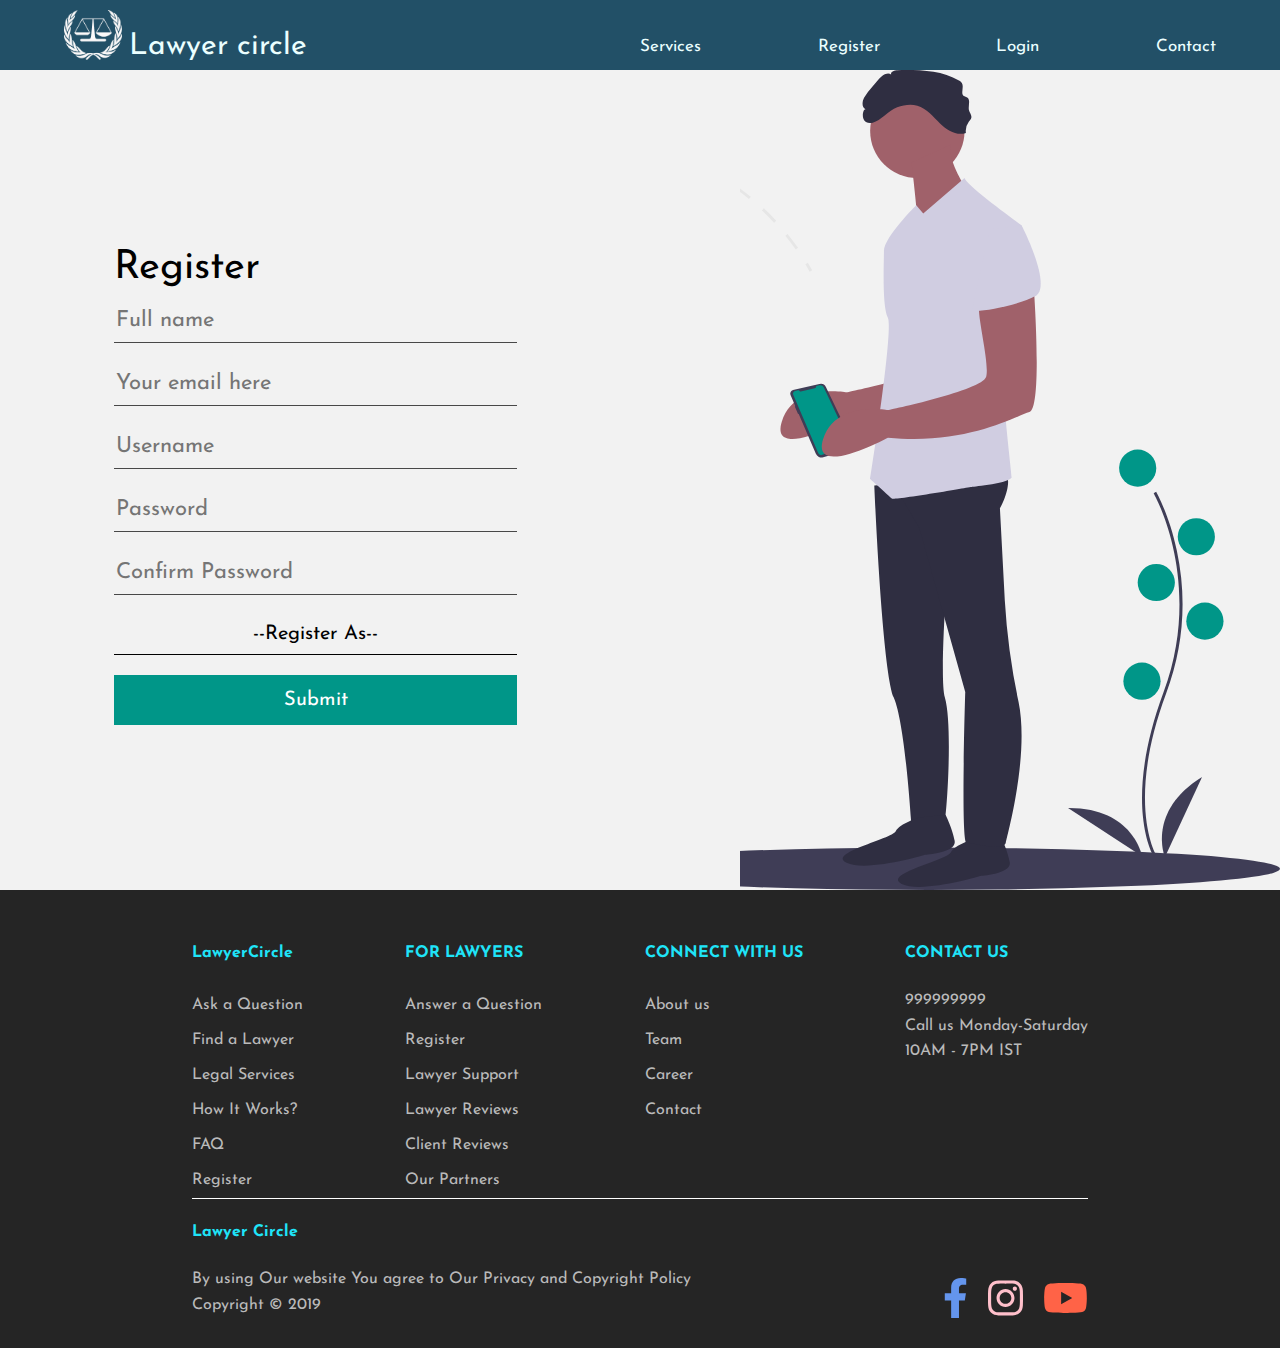
<file: contents/signup.html>
<!DOCTYPE html>
<html lang="en">
<head>
	<meta charset="UTF-8">
	<title>Lawer circle</title>
	<link rel="stylesheet" type="text/css" href="../css/login.css">
	
</head>
<body>
	<header>
		<div class="container">
			<section class="web_title">
				<img src="../img/logo.png" alt="">
				<a href="../index.html">Lawyer circle</a>
		   </section>
		<section class="top_nav">		
			<a href="services.html">Services</a>
			<a href="">Register</a>
			<a href="login.html">Login</a>
			<a href="contact.html">Contact</a>
		</section>
		</div>	
	</header>

	<section class="signup">
		<div class="container">
			<div class="signupcontent">
				<span>Register</span>
				<form action="" method="post">
					<input type="text" placeholder="Full name">
					<input type="" name="" placeholder="Your email here">
					<input type="text" name="" placeholder="Username">
					<input type="password" name="" placeholder="Password">
					<input type="password" name="" placeholder="Confirm Password">
					<select name="" id="">
						<option value="">--Register As--</option>
						<option value="">Lawyer</option>
						<option value="">Client</option>
					</select>
					<button type="submit">Submit</button>
				</form>
			</div>
		</div>
	</section>

 <footer>
    <div class="container">
        <div  class="footer_content">
           <div>
                <h4>LawyerCircle</h4>
                    <a>Ask a Question</a>
                    <a>Find a Lawyer</a>
                    <a>Legal Services</a>
                    <a>How It Works?</a>
                    <a>FAQ</a>
                    <a>Register</a>
            </div>
            <div>
                <h4>FOR LAWYERS</h4>
                    <a>Answer a Question</a>
                    <a>Register</a>
                    <a>Lawyer Support</a>
                    <a>Lawyer Reviews</a>
                    <a>Client Reviews</a>
                    <a>Our Partners</a>
            </div>
            <div>
                    <h4 >CONNECT WITH US</h4>
                    <a>About us</a>
                    <a>Team</a>
                    <a>Career</a>
                    <a>Contact</a>
            </div>
             <div>
                    <h4>CONTACT US</h4>
                    <span>999999999</span>
                    <span>Call us Monday-Saturday</span>
                    <span>10AM - 7PM IST</span>
             </div>
          </div>
          <div class="copyright">
          	<div>
          		<h4>Lawyer Circle</h4>
          	    <p>
	          	    By using Our website You agree to Our Privacy and Copyright Policy 
	          	    <br>
	          	    Copyright &copy; 2019
          	    </p>
          	</div>
          	<div class="social">
          	<div>
				<svg xmlns="http://www.w3.org/2000/svg" viewBox="0 0 320 512"><path d="M279.14 288l14.22-92.66h-88.91v-60.13c0-25.35 12.42-50.06 52.24-50.06h40.42V6.26S260.43 0 225.36 0c-73.22 0-121.08 44.38-121.08 124.72v70.62H22.89V288h81.39v224h100.17V288z"/></svg>
				
			</div>
			<div>
				<svg xmlns="http://www.w3.org/2000/svg" viewBox="0 0 448 512"><path d="M224.1 141c-63.6 0-114.9 51.3-114.9 114.9s51.3 114.9 114.9 114.9S339 319.5 339 255.9 287.7 141 224.1 141zm0 189.6c-41.1 0-74.7-33.5-74.7-74.7s33.5-74.7 74.7-74.7 74.7 33.5 74.7 74.7-33.6 74.7-74.7 74.7zm146.4-194.3c0 14.9-12 26.8-26.8 26.8-14.9 0-26.8-12-26.8-26.8s12-26.8 26.8-26.8 26.8 12 26.8 26.8zm76.1 27.2c-1.7-35.9-9.9-67.7-36.2-93.9-26.2-26.2-58-34.4-93.9-36.2-37-2.1-147.9-2.1-184.9 0-35.8 1.7-67.6 9.9-93.9 36.1s-34.4 58-36.2 93.9c-2.1 37-2.1 147.9 0 184.9 1.7 35.9 9.9 67.7 36.2 93.9s58 34.4 93.9 36.2c37 2.1 147.9 2.1 184.9 0 35.9-1.7 67.7-9.9 93.9-36.2 26.2-26.2 34.4-58 36.2-93.9 2.1-37 2.1-147.8 0-184.8zM398.8 388c-7.8 19.6-22.9 34.7-42.6 42.6-29.5 11.7-99.5 9-132.1 9s-102.7 2.6-132.1-9c-19.6-7.8-34.7-22.9-42.6-42.6-11.7-29.5-9-99.5-9-132.1s-2.6-102.7 9-132.1c7.8-19.6 22.9-34.7 42.6-42.6 29.5-11.7 99.5-9 132.1-9s102.7-2.6 132.1 9c19.6 7.8 34.7 22.9 42.6 42.6 11.7 29.5 9 99.5 9 132.1s2.7 102.7-9 132.1z"/></svg>
				
			</div>
			<div>
				<svg xmlns="http://www.w3.org/2000/svg" viewBox="0 0 576 512"><path d="M549.655 124.083c-6.281-23.65-24.787-42.276-48.284-48.597C458.781 64 288 64 288 64S117.22 64 74.629 75.486c-23.497 6.322-42.003 24.947-48.284 48.597-11.412 42.867-11.412 132.305-11.412 132.305s0 89.438 11.412 132.305c6.281 23.65 24.787 41.5 48.284 47.821C117.22 448 288 448 288 448s170.78 0 213.371-11.486c23.497-6.321 42.003-24.171 48.284-47.821 11.412-42.867 11.412-132.305 11.412-132.305s0-89.438-11.412-132.305zm-317.51 213.508V175.185l142.739 81.205-142.739 81.201z"/></svg>
				
			</div>
          	</div>
          </div>
        </div>
    </footer>
	<script>
		let inputs=document.querySelectorAll('form input');
		inputs.forEach((v,i)=>{
			v.addEventListener('focus',one);
			v.addEventListener('blur',two)
		})

		function one(e){e.target.style.backgroundColor="#c2c2"}
		function two(e){e.target.style.backgroundColor="white"}
	</script>
</body>
</html>
</file>
<file: css/main.css>
@import url('https://fonts.googleapis.com/css?family=Bree+Serif|Josefin+Sans&display=swap');

*{
	font-family: "Josefin Sans";
	line-height: 1.6
}
body,p{
	margin: 0;
	padding: 0;
	line-height: 1.6
}
a{
	text-decoration: none;
	color: white;
}
.container{
	width: 90%;
	margin: auto;
}
/*header*/
header{
	background-color: #225067;
}
header .container{
	display: grid;
	grid-template-columns: 3fr 3fr;
	width: 90%;
	margin: auto;
	padding: 10px 0;
}

.web_title img{
	height: 50px;
	width: auto;
	margin-right: 7px;
}
.web_title a{
	font-size: 30px;
	color: #ebffff;
	align-self: flex-end;
	line-height: 0.9
}
.web_title{
	display: flex;
	align-items: flex-end;
}
.top_nav{
	display: flex;
	justify-content: space-between;
	align-items:flex-end;
}

.top_nav a{
	
	font-size: 17px;
	color: #ebffff;
}
.top span{
	
	font-family: "Bree Serif";
	color: white;
}

/*showcase*/

.showcase{
   background-image: url(../img/c.jpg);
   background-size: cover;
   background-attachment: fixed;
   min-height: 46vw;
   display: flex;
   flex-direction: column;
   justify-content: space-around;
    
   
}
.top{
	text-align: center;
	display: flex;
	flex-direction: column;
	font-size: 50px;
	color: #ebffff;
	
}
.top button{
	width: 230px;
	height: 50px;
	border:none;
	background-color: rgba(255,255,255,0.8);
	font-size: 20px;
	border-radius: 10px;
	

}
.top button:hover{
	background-color: rgba(0,0,0,0.3);
	color: white;
	box-shadow: inset 10px 10px 10px black,10px 10px 10px black;
	border:1px solid grey;
}


.showcontainer{
	margin-right: auto;
	margin-left: auto;
	width: 90%;
	display: flex;
    align-items: center;
    justify-content: space-between;
	
}
.showcontainer div{
	display: flex;
	align-items: center;
	justify-content:center;
	font-size: 22px;
	color: white;
	background-color: #225067;
	width: 200px;
	height: 80px;
	border-bottom: 7px solid gold;

}

/*top-rated*/

.toprated_lawyers{
	margin-top:60px; 
}
.toprated_lawyers .container{
    display: flex;
    flex-direction: column;
}
.toprated_lawyers .container .content{
	display: flex;
	justify-content: space-between;
	text-align: center;
}
.toprated_lawyers .container .content img{
	height: 300px;
}

.details{
	display: flex;
	flex-direction: column;
	
}
.detailinner{
	display: flex;
	flex-direction: column;
	padding-top: 20px;
	line-height: 30px;
}
.topratedtitlemain{
	font-size: 40px;
	text-align: center;
	margin-bottom: 30px;
}
.topratedtitle{
	font-weight: lighter;
}
.toprated_lawyers .button button{
	width: 100%;
	height: 50px;
	font-size: 20px;
	background: #1fe4f8;
	background: cornflowerblue;
	color: white;
	border:none;
	transition-duration: 0.8s;
	transition-property: all;
}
.toprated_lawyers .button button:hover{
   background: tomato;
}
.toprated_lawyers .container .content > div{
	background-color:#f2f2f2;
	padding: 10px;

}
/*newsletter*/
.newsletter{
	background-color: #225067;
	color: white;
	padding: 50px;
	margin-top: 50px;
	font-size: 30px;
	text-align: center;
}
.newsletter input{
	width: 400px;
	height: 40px;
	font-size: 20px;
}
.newsletter button{
	width: 200px;
	height: 40px;
	font-size: 20px;
	border:none;
	background: white;
	transition-duration: 0.8s;
	transition-property: all;
}
.newsletter button:hover{
	background: red;
	color: white;
}
/*latest answers*/
.latest_answers{
	background-color: #f2f2f2;
	margin: 0 auto 0 auto;
	padding: 80px;
}
.latest_answers .container{
	width: 80%;	
	display: flex;
	flex-direction: column;
}
.latestanswerstitlemain{
	display: flex;
	flex-direction: column;
	font-size: 40px;
	align-items: center;
	font-weight: lighter;
	color: rgba(0,0,0,0.7);
}
.latestanswerstitlemain span:nth-child(2){
	font-size: 25px;
}
.latest_answers .content{
	margin-top: 50px;
	display: grid;
	grid-template-columns: repeat(2,1fr);
	grid-column-gap: 20px;
}
.question{
	font-size: 28px;
	padding-bottom: 20px;
	color: rgba(0,0,0,0.7);
}
.answer{
	font-size: 20px;
	color:rgba(0,0,0,0.7);
}
.answer a{
	color: black;
	text-decoration: underline;
}

.latest_answers  button{
	width: 300px;
	height: 50px;
	font-size: 20px;
	background: cornflowerblue;
	color: white;
	border:none;
	margin-top: 10px;
	transition-duration: 0.8s;
	transition-property: all;
}
.latest_answers  button:hover{
	background: transparent;
	color: cornflowerblue;
	border:2px solid cornflowerblue;
}
#btn2{
	background: transparent;
	color: cornflowerblue;
	border:2px solid cornflowerblue;
}
#btn2:hover{
	background-color: cornflowerblue;
	color: white
}

/*how it works*/
.howitworks .container > div{
	display: flex;
	flex-direction: column;
	text-align: center;
}
.howitworks .container{
	width: 80%;
  display: flex;
  justify-content: space-between;
  font-size: 24px;
  align-items: center;
}
.howitworks .container img{
	height: 200px;
}
.howitworks{
	margin: 100px 0;
	display: flex;
	flex-direction: column;
	text-align: center;
}
.howitworks > span{
	font-size: 40px;
	font-weight: bold;
	color: rgba(0,0,0,0.5);
	padding-bottom: 40px;
}
.howitworks .container span{
	padding-top: 10px;
	color: rgba(0,0,0,0.7);

}
.howitworks button{
	width: 300px;
	height: 50px;
	font-size: 22px;
	background: cornflowerblue;
	color: white;
	border:1px solid grey;
	margin: auto;
	transition-duration: 0.8s;
	transition-property: all;
	margin-top: 30px;
}
.howitworks button:hover{
	background: lightblue;
	color: black
}
/*banner*/
 .banner{
	background-color: #225067;
 	color: white;
    padding: 40px 0;
 }
 .banner .container{
 	display: flex;
 	flex-direction: column;
 	align-items: center;
 	justify-content: center;
 	font-size: 43px;
 }
 .two{
 	font-size: 20px;
 }
 .banner button{
 	width: 200px;
 	height: 40px;
 	border:none;
 	background: cornflowerblue;
 	transition-duration: 0.7s;
 	transition-property: all;
 	color: white;
 	font-size: 20px;
 	margin-top: 10px;
 }
 .banner button:hover{
 	background: white;
 	color: black;
 	border:2px solid cornflowerblue;

 }
/*findlawyers*/
.findlawyers{
	background-color: #f2f2f2;
	padding: 40px 0 40px 40px;
}
.findlawyers_Title{
	font-size: 40px;
	text-align: center;
	font-weight: bold;
	color: rgba(0,0,0,0.7);
}
.findlawyers .container{
	display: flex;
	flex-direction: column;


}
.findlawyers .options span{
	width: 30%;
	font-size: 26px;
	padding-top: 30px;
	border-bottom: 1px solid grey;
	margin-right: 20px;
	color: rgba(0,0,0,0.7);
	cursor: pointer;
}
.findlawyers .options span:hover{
	border-bottom: 2px solid black
}
.findlawyers .options{
	display: flex;
	flex-wrap: wrap;
	justify-content: center;
	align-items: center;
	border-left: 10px solid #2d6b5e;
}
/*footer_content*/
footer{
	color: rgba(255,255,255,0.7);
	padding-top: 30px;
	background-color: #252525;
	padding-bottom: 30px;
}
footer a{
	color: rgba(255,255,255,0.7);
	line-height: 35px;
}
footer .container{
	width: 70%;
	
}
footer h4, footer h3{
	color: #1fe4f8;

}
.footer_content{
	display: flex;
	justify-content: space-between;
	border-bottom:1px solid white;
}
.footer_content >div{
	display: flex;
	flex-direction: column;
}
.social{
	display: flex;
	align-self: flex-end;

}
.copyright{
	display: flex;
	justify-content: space-between;
}
.social div{
	display: flex;
	flex-direction: column;
	align-items: center;
	justify-content: center;
	margin-right:20px;
}
.social div:nth-child(3){
	margin: 0
}
.social svg{
	height: 40px;
	transition-duration: 0.5s;
	transition-property: all;
}
.social div:nth-child(1) svg{
	fill: cornflowerblue;
}
.social div:nth-child(2) svg{
	fill: pink;
}
.social div:nth-child(3) svg{
	fill: tomato;
}
.social svg:hover{
	transform: rotate(25deg);
}
</file>
<file: css/askquestions.css>
*{
	font-family: "Josefin Sans";
	line-height: 1.6
}
body,p{
	margin: 0;
	padding: 0;
	line-height: 1.6
}
a{
	text-decoration: none;
	color: white;
}
.container{
	width: 90%;
	margin: auto;
}
/*header*/
header{
	background-color: #225067;
}
header .container{
	display: grid;
	grid-template-columns: 3fr 3fr;
	width: 90%;
	margin: auto;
	padding: 10px 0;
}

.web_title img{
	height: 50px;
	width: auto;
	margin-right: 7px;
}
.web_title a{
	font-size: 30px;
	color: #ebffff;
	align-self: flex-end;
	line-height: 0.9
}
.web_title{
	display: flex;
	align-items: flex-end;
}
.top_nav{
	display: flex;
	justify-content: space-between;
	align-items:flex-end;
}

.top_nav a{
	
	font-size: 17px;
	color: #ebffff;
}
.top span{
	
	font-family: "Bree Serif";
	color: white;
}
/*ask questions*/
.askquestions{
      min-height: 600px;
    display: flex;
    align-items: center;
    justify-content: center;
    background: url(../img/questions.svg);
    background-repeat: no-repeat;
    background-size: contain;
    
}
.askquestions form{
    display: flex;
    flex-direction: column;
    width: 50%;
    margin-left:auto;
    font-size: 30px;
    background: rgba(0,0,0,0.1);
    padding:60px 30px;
  
}
.askquestions form span{
    padding-bottom: 30px;
    color: rgba(0,0,0,0.7)
}
.askquestions form input{
    height: 45px;
    font-size: 20px;
    margin-bottom: 30px;
    border:none;
    border-bottom: 1px solid grey;
}
.askquestions form button{
    height: 45px;
    font-size: 20px;
    border: none;
    background: cornflowerblue;
    color:white;
}
/*faq*/
.faq{
    background: #f2f2f2;
    padding: 50px 0;
    font-size: 50px;
}
.faq p{
    padding-bottom: 30px;
    text-align: center;
    color: rgba(0,0,0,0.7)
}
.faq_content{
    display: grid;
    grid-template-columns: repeat(2,1fr);
    grid-gap: 30px;
}
.faq_content > div{
    background: white;
    padding: 10px;
}
.question{
	font-size: 24px;
	padding-bottom: 20px;
	color: rgba(0,0,0,0.7);
}
.question svg{
    fill:tomato;
}
.answer{
	font-size: 17px;
	color:rgba(0,0,0,0.7);
    padding-left: 30px;
}
/*footer_content*/
footer{
	color: rgba(255,255,255,0.7);
	padding-top: 30px;
	background-color: #252525;
	padding-bottom: 30px;
}
footer a{
	color: rgba(255,255,255,0.7);
	line-height: 35px;
}
footer .container{
	width: 70%;
	
}
footer h4, footer h3{
	color: #1fe4f8;

}
.footer_content{
	display: flex;
	justify-content: space-between;
	border-bottom:1px solid white;
}
.footer_content >div{
	display: flex;
	flex-direction: column;
}
.social{
	display: flex;
	align-self: flex-end;

}
.copyright{
	display: flex;
	justify-content: space-between;
}
.social div{
	display: flex;
	flex-direction: column;
	align-items: center;
	justify-content: center;
	margin-right:20px;
}
.social div:nth-child(3){
	margin: 0
}
.social svg{
	height: 40px;
	transition-duration: 0.5s;
	transition-property: all;
}
.social div:nth-child(1) svg{
	fill: cornflowerblue;
}
.social div:nth-child(2) svg{
	fill: pink;
}
.social div:nth-child(3) svg{
	fill: tomato;
}
.social svg:hover{
	transform: rotate(25deg);
}
</file>
<file: css/contact.css>
@import url('https://fonts.googleapis.com/css?family=Bree+Serif|Josefin+Sans&display=swap');
*{
	font-family: "Josefin Sans";
	line-height: 1.6
}
body{
	background: #f2f2f2;
}
body,p{
	margin: 0;
	padding: 0;
	line-height: 1.6
}
a{
	text-decoration: none;
	color: white;
	
}
.container{
	width: 90%;
	margin: auto;
}
/*header*/
header{
	background-color: #225067;
}
header .container{
	display: grid;
	grid-template-columns: 2fr 3fr;
	width: 90%;
	margin: auto;
	padding: 10px 0;
}

.web_title img{
	height: 50px;
	width: auto;
	margin-right: 7px;
}
.web_title a{
	font-size: 30px;
	color: #ebffff;
	align-self: flex-end;
	line-height: 0.9
}
.web_title{
	display: flex;
	align-items: flex-end;
}
.top_nav{
	display: flex;
	justify-content: space-between;
	align-items:flex-end;
}

.top_nav a{
	
	font-size: 17px;
	color: #ebffff;
}
.top span{
	
	font-family: "Bree Serif";
	color: white;
}
/*contact*/
.contact{
	min-height: 90vh;
	display: flex;
	justify-content: center;
}
.contact_content{
	display: grid;
	grid-template-columns: 1fr 1fr;
}
.contact_content form{
	display: flex;
	flex-direction: column;
	width: 70%;
    justify-content: center;
    align-items: center;
    background:white;
    padding: 30px 20px;
    box-shadow: 1px 1px 2px grey,inset 1px 1px 2px grey;
}
.contact_content form input{
	height: 45px;
	font-size: 20px;
	
	margin-bottom: 30px;
	width: 100%;
}
.contact_content form select{
	text-align: center;
	font-size: 20px;
	height: 45px;	
	margin-bottom: 30px;
	width: 100%;
    
}
.contact_content form textarea{
	height: 200px;
	font-size: 20px;
	margin-bottom: 20px;
	resize: none;
	
	border-width: 1px;
	width: 100%;

}
.contact_content form button{
	height: 40px;
	border:none;
	background-color: #225067;
	font-size: 20px;
	color: white;
	width: 100%;

}
.contact_content form span{
	font-size: 30px;
	padding-bottom: 30px;
	color: rgba(0,0,0,0.8);
}

.right{
	display: grid;
	grid-template-columns: 1fr 1fr;
    padding-left: 30px;
    align-content: center;
    text-align: center;
    grid-gap: 50px;
}
.right > div{
	transition:0.7s all ease;
}

.right div:nth-child(3){
	grid-row: 2/3;
	grid-column: 1/3;
}
.right div span{
	font-size: 20px;
}
.right svg{
	height: 60px;
}
.right div:nth-child(3) svg{
	fill: green
}
.right div:nth-child(2) svg{
	fill: cornflowerblue;
}
.right div:nth-child(1) svg{
	fill: tomato;
}
/*footer_content*/
footer{
	color: rgba(255,255,255,0.7);
	padding-top: 30px;
	background-color: #252525;
	padding-bottom: 30px;
}
footer a{
	color: rgba(255,255,255,0.7);
	line-height: 35px;
}
footer .container{
	width: 70%;
	
}
footer h4, footer h3{
	color: #1fe4f8;

}
.footer_content{
	display: flex;
	justify-content: space-between;
	border-bottom:1px solid white;
}
.footer_content >div{
	display: flex;
	flex-direction: column;
}
.social{
	display: flex;
	align-self: flex-end;

}
.copyright{
	display: flex;
	justify-content: space-between;
}
.social div{
	display: flex;
	flex-direction: column;
	align-items: center;
	justify-content: center;
	margin-right:20px;
}
.social div:nth-child(3){
	margin: 0
}
.social svg{
	height: 40px;
	transition-duration: 0.5s;
	transition-property: all;
}
.social div:nth-child(1) svg{
	fill: cornflowerblue;
}
.social div:nth-child(2) svg{
	fill: pink;
}
.social div:nth-child(3) svg{
	fill: tomato;
}
.social svg:hover{
	transform: rotate(25deg);
}
</file>
<file: css/findlawyers.css>
@import url('https://fonts.googleapis.com/css?family=Bree+Serif|Josefin+Sans&display=swap');

*{
	font-family: "Josefin Sans";
	line-height: 1.6;
    scroll-behavior: smooth;
}
body,p{
	margin: 0;
	padding: 0;
	line-height: 1.6
}
a{
	text-decoration: none;
	color: white;
}
.container{
	width: 90%;
	margin: auto;
}
/*header*/
header{
	background-color: #225067;
}
header .container{
	display: grid;
	grid-template-columns: 3fr 3fr;
	width: 90%;
	margin: auto;
	padding: 10px 0;
}

.web_title img{
	height: 50px;
	width: auto;
	margin-right: 7px;
}
.web_title a{
	font-size: 30px;
	color: #ebffff;
	align-self: flex-end;
	line-height: 0.9
}
.web_title{
	display: flex;
	align-items: flex-end;
}
.top_nav{
	display: flex;
	justify-content: space-between;
	align-items:flex-end;
}

.top_nav a{
	
	font-size: 17px;
	color: #ebffff;
}
.top span{
	
	font-family: "Bree Serif";
	color: white;
}
.movetop{
    position: fixed;
    z-index: 100;
    right: 30px;
    top:50%;
    animation-name: blink;
    animation-duration: 1s;
    animation-iteration-count: infinite;
    display: none
}
@keyframes blink{
    0%{
        transform: scale(1)
    }
    50%{
        transform: scale(1.1)
    }
    100%{
        transform: scale(1)
    }
}
.movetop svg{
    height: 50px;
    background: tomato;
    border-radius: 50%;
    padding: 10px;
    fill:green;
}
/*showcase*/
.showcase{
    min-height: 90vh;
    background-image: url('../img/map.svg');
    background-repeat: no-repeat;
    background-size: contain;
    background-position: left;
    display: flex;
    align-items: center;
}
.showcase_content{
    min-height: 90vh;
    display: flex;
    flex-direction: column;
    justify-content: center;
    align-items: flex-end;
    font-size: 40px;
    margin-right: 40px;
}
.showcase_content .showbuttons{
    display: flex;
    flex-direction: column;
}
.showcase_content p{  
    text-align: center;
    margin: 0;
    padding-bottom: 40px;  
    padding-right: 20px;
}
.showbuttons button{
    border:none;
    width: 400px;
    height: 55px;
    font-size: 20px;
    padding: 12px 0;
    margin-bottom: 20px;
    border-radius: 20px;
    

	color: white;
	background: linear-gradient(-45deg, #ee7752,   #e73c7e, #23a6d5, #23d5ab);
	background-size: 400% 400%;
	animation: gradientBG 10s ease infinite;
}

@keyframes gradientBG {
	0% {
		background-position: 0% 50%;
	}
	50% {
		background-position: 100% 50%;
	}
	100% {
		background-position: 0% 50%;
	}
}

/*findbystate*/
.findbystate{
    min-height: 100vh;
    font-size: 30px;
    background: #f2f2f2;
    display: flex;
    align-items: center;
    justify-content: center;
    position: relative;
}

.findbystate_content{
   display: grid;
   grid-template-columns: repeat(2, 1fr);
   position: relative
}
.findbystate_content div:nth-child(1){
    display: flex;
    flex-direction: column;
    justify-content: center;
    min-width: 50%;
}
.findbystate_content img{
    width:100%;
}
.findbystate_content select{
    height: 45px;
    font-size: 20px;
    text-align: center;
    width: 500px;
}
.findbystate_content button{
    height: 50px;
    width: 500px;
    border: none;
    color: white;
    margin-top: 20px;
    font-size: 20px;
	background: linear-gradient(-45deg, #ee7752,   #e73c7e, #23a6d5, #23d5ab);
	background-size: 400% 400%;
	animation: gradientBG 10s ease infinite;
}
.title{
    position: absolute;
    top: 8%;
    font-size: 40px;
}

/*findbycase*/
.findbycase{
    min-height: 100vh;
    font-size: 30px;
    background: #f2f2f2;
    display: flex;
    align-items: center;
    justify-content: center;
    position: relative;
}

.findbycase_content{
   display: grid;
   grid-template-columns: repeat(2, 1fr);
   position: relative
}
.findbycase_content div:nth-child(1){
    display: flex;
    flex-direction: column;
    justify-content: center;
    min-width: 50%;
}
.findbycase_content img{
    width:100%;
}
.findbycase_content select{
    height: 45px;
    font-size: 20px;
    text-align: center;
    width: 500px;
}
.findbycase_content button{
    height: 50px;
    width: 500px;
    border: none;
    color: white;
    margin-top: 20px;
    font-size: 20px;
	background: linear-gradient(-45deg, #ee7752,   #e73c7e, #23a6d5, #23d5ab);
	background-size: 400% 400%;
	animation: gradientBG 10s ease infinite;
}
/*top-rated*/
.findtoprated{
    min-height: 100vh;
    padding-top: 30px;
    background: #f2f2f2;
    text-align: center;
}
.findtoprated .container > span{
    font-size: 30px;
}
.content{
    padding-top: 30px;
    display: grid;
    grid-template-columns: repeat(4,1fr);
    grid-gap: 20px;
}
.content div{
    display: flex;
    flex-direction: column;
    text-align: center;
    background:white;
    padding: 10px 0;
}

.content div img{
    margin:auto;
    width: 180px;
}
.content div button{
    width: 100px;
    background: cornflowerblue;
    border:none;
    color:white;
    border-radius: 20px;
    margin:auto;
}
/*footer_content*/
footer{
	color: rgba(255,255,255,0.7);
	padding-top: 30px;
	background-color: #252525;
	padding-bottom: 30px;
}
footer a{
	color: rgba(255,255,255,0.7);
	line-height: 35px;
}
footer .container{
	width: 70%;
	
}
footer h4, footer h3{
	color: #1fe4f8;

}
.footer_content{
	display: flex;
	justify-content: space-between;
	border-bottom:1px solid white;
}
.footer_content >div{
	display: flex;
	flex-direction: column;
}
.social{
	display: flex;
	align-self: flex-end;

}
.copyright{
	display: flex;
	justify-content: space-between;
}
.social div{
	display: flex;
	flex-direction: column;
	align-items: center;
	justify-content: center;
	margin-right:20px;
}
.social div:nth-child(3){
	margin: 0
}
.social svg{
	height: 40px;
	transition-duration: 0.5s;
	transition-property: all;
}
.social div:nth-child(1) svg{
	fill: cornflowerblue;
}
.social div:nth-child(2) svg{
	fill: pink;
}
.social div:nth-child(3) svg{
	fill: tomato;
}
.social svg:hover{
	transform: rotate(25deg);
}
</file>
<file: css/login.css>
@import url('https://fonts.googleapis.com/css?family=Bree+Serif|Josefin+Sans&display=swap');
*{
	font-family: "Josefin Sans";
	line-height: 1.6
}
body{
	background: #f2f2f2;
}
body,p{
	margin: 0;
	padding: 0;
	line-height: 1.6
}
a{
	text-decoration: none;
	color: white;
	
}
.container{
	width: 90%;
	margin: auto;
}
/*header*/
header{
	background-color: #225067;
}
header .container{
	display: grid;
	grid-template-columns: 3fr 3fr;
	width: 90%;
	margin: auto;
	padding: 10px 0;
}

.web_title img{
	height: 50px;
	width: auto;
	margin-right: 7px;
}
.web_title a{
	font-size: 30px;
	color: #ebffff;
	align-self: flex-end;
	line-height: 0.9
}
.web_title{
	display: flex;
	align-items: flex-end;
}
.top_nav{
	display: flex;
	justify-content: space-between;
	align-items:flex-end;
}

.top_nav a{
	
	font-size: 17px;
	color: #ebffff;
}
.top span{
	
	font-family: "Bree Serif";
	color: white;
}

/*login*/
select{
	-webkit-appearance: none;
    -moz-appearance: none;
}
.login,.signup{
	min-height:90vh;
	background-image: url(../img/login.svg); 
	background-repeat: no-repeat;
	background-position: right;
	background-size: contain;
}
.login form input,.signup form input{
  height: 40px;
  font-size: 22px;
  margin-bottom: 20px;
  border:none;
  border-bottom: 1px solid rgba(0,0,0,0.7);
  background: transparent;

}

.login form select,.signup form select{
	height: 40px;
	font-size: 20px;
	text-align: center;
	margin-bottom: 20px;
	border:none;
    border-bottom: 1px solid black;
    background: transparent;
}
.logincontent,.signupcontent{
	
	padding: 50px;
	min-height: 80vh;
	width: 50%;
	display: flex;
	align-items: center;
	justify-content: center;
	flex-direction: column;
	align-items: flex-start;
	background: #f2f2f2;
}
.login form button,.signup form button{
	height: 50px;
	font-size: 20px;
	color: white;
	background: #009688;
	border:none;
}
.login form,.signup form{
	display: flex;
	flex-direction: column;
	width: 70%;
}
.login  span,.signup span{
	font-size: 40px;
}

/*footer_content*/
footer{
	color: rgba(255,255,255,0.7);
	padding-top: 30px;
	background-color: #252525;
	padding-bottom: 30px;
}
footer a{
	color: rgba(255,255,255,0.7);
	line-height: 35px;
}
footer .container{
	width: 70%;
	
}
footer h4, footer h3{
	color: #1fe4f8;

}
.footer_content{
	display: flex;
	justify-content: space-between;
	border-bottom:1px solid white;
}
.footer_content >div{
	display: flex;
	flex-direction: column;
}
.social{
	display: flex;
	align-self: flex-end;

}
.copyright{
	display: flex;
	justify-content: space-between;
}
.social div{
	display: flex;
	flex-direction: column;
	align-items: center;
	justify-content: center;
	margin-right:20px;
}
.social div:nth-child(3){
	margin: 0
}
.social svg{
	height: 40px;
	transition-duration: 0.5s;
	transition-property: all;
}
.social div:nth-child(1) svg{
	fill: cornflowerblue;
}
.social div:nth-child(2) svg{
	fill: pink;
}
.social div:nth-child(3) svg{
	fill: tomato;
}
.social svg:hover{
	transform: rotate(25deg);
}
</file>
<file: css/services.css>
@import url('https://fonts.googleapis.com/css?family=Bree+Serif|Josefin+Sans&display=swap');
*{
	font-family: "Josefin Sans";
	line-height: 1.6
}
body,p{
	margin: 0;
	padding: 0;
	line-height: 1.6
}
a{
	text-decoration: none;
	color: white;
	
}
.container{
	width: 90%;
	margin: auto;
}
/*header*/
header{
	background-color: #225067;
}
header .container{
	display: grid;
	grid-template-columns: 3fr 3fr;
	width: 90%;
	margin: auto;
	padding: 10px 0;
}

.web_title img{
	height: 50px;
	width: auto;
	margin-right: 7px;
}
.web_title a{
	font-size: 30px;
	color: #ebffff;
	align-self: flex-end;
	line-height: 0.9
}
.web_title{
	display: flex;
	align-items: flex-end;
}
.top_nav{
	display: flex;
	justify-content: space-between;
	align-items:flex-end;
}

.top_nav a{
	
	font-size: 17px;
	color: #ebffff;
}
.top span{
	
	font-family: "Bree Serif";
	color: white;
}
/*showcase*/
.showcase{
	min-height: 90vh;
	background-image: url(../img/servicec.jpg);
	background-size: cover;
	display: flex;
	align-items: center;
	justify-content: center;
	color: white;
}
.showcase_content{
  display: flex;
  flex-direction: column;
  font-size: 70px;
  text-align: center;
}
.small{
	font-size: 30px;
}
.showcase_content button{
	width: 200px;
	height: 50px;
	border:none;
	margin: auto;
	font-size: 20px;
	transition:0.4s all;
	background-color: darkslateblue;
	color: white
}
.showcase_content button:hover{
	background: tomato;
	color: white;
}
/*setvice */
.service{

	font-size: 30px;
    text-align: center;
    background: #f2f2f2; 
    padding: 50px 0;
}
.service_content{
	display: grid;
    grid-template-columns: repeat(3,1fr);
	justify-content: space-between;
    grid-gap: 30px;

}
.title{
	margin-bottom: 20px;
}

.service_content div img{
	height: 100px;
}
.service_content div{
	display: flex;
	flex-direction: column;
	font-size: 22px;
	text-align: center;
    background:white;
    padding:30px 20px;
   
}
.service_content div button{
    width:100px;
    font-size: 17px;
    background-color: cornflowerblue;
    border:none;
    color:white;
    border-radius: 20px;
}
.service_content div span{
	margin-top: 20px;
    font-weight: bold;
    margin-bottom: 5px;
    color: rgba(0,0,0,0.8)

}
.service_content div p{
    font-size: 18px;
    color: rgba(0,0,0,0.7);
}
/*what we offer*/
.whatweoffer{
	padding: 50px 0;
}
.whatweoffer .title{
	text-align: center;
  font-size: 35px;
  font-weight: bold;
  color: rgba(0,0,0,0.8);
  padding-bottom: 30px;
}
.whatweoffer_content{
	display: grid;
	grid-template-columns: 1fr 1fr;
	grid-gap: 30px;
}
.whatweoffer_content >div> p{
	font-size: 20px;
	color: rgba(0,0,0,0.7);
	margin-left: 40px;

}
.whatweoffer_content svg{
	fill: tomato;

}
.whatweoffer_content div div{
	color: rgba(0,0,0,0.7);
	font-size: 28px;
	margin: 0;
	padding:0;
	padding-bottom: 20px;
	font-weight: bold;

}
/*footer_content*/
footer{
	color: rgba(255,255,255,0.7);
	padding-top: 30px;
	background-color: #252525;
	padding-bottom: 30px;
}
footer a{
	color: rgba(255,255,255,0.7);
	line-height: 35px;
}
footer .container{
	width: 70%;
	
}
footer h4, footer h3{
	color: #1fe4f8;

}
.footer_content{
	display: flex;
	justify-content: space-between;
	border-bottom:1px solid white;
}
.footer_content >div{
	display: flex;
	flex-direction: column;
}
.social{
	display: flex;
	align-self: flex-end;

}
.copyright{
	display: flex;
	justify-content: space-between;
}
.social div{
	display: flex;
	flex-direction: column;
	align-items: center;
	justify-content: center;
	margin-right:20px;
}
.social div:nth-child(3){
	margin: 0
}
.social svg{
	height: 40px;
	transition-duration: 0.5s;
	transition-property: all;
}
.social div:nth-child(1) svg{
	fill: cornflowerblue;
}
.social div:nth-child(2) svg{
	fill: pink;
}
.social div:nth-child(3) svg{
	fill: tomato;
}
.social svg:hover{
	transform: rotate(25deg);
}
</file>
